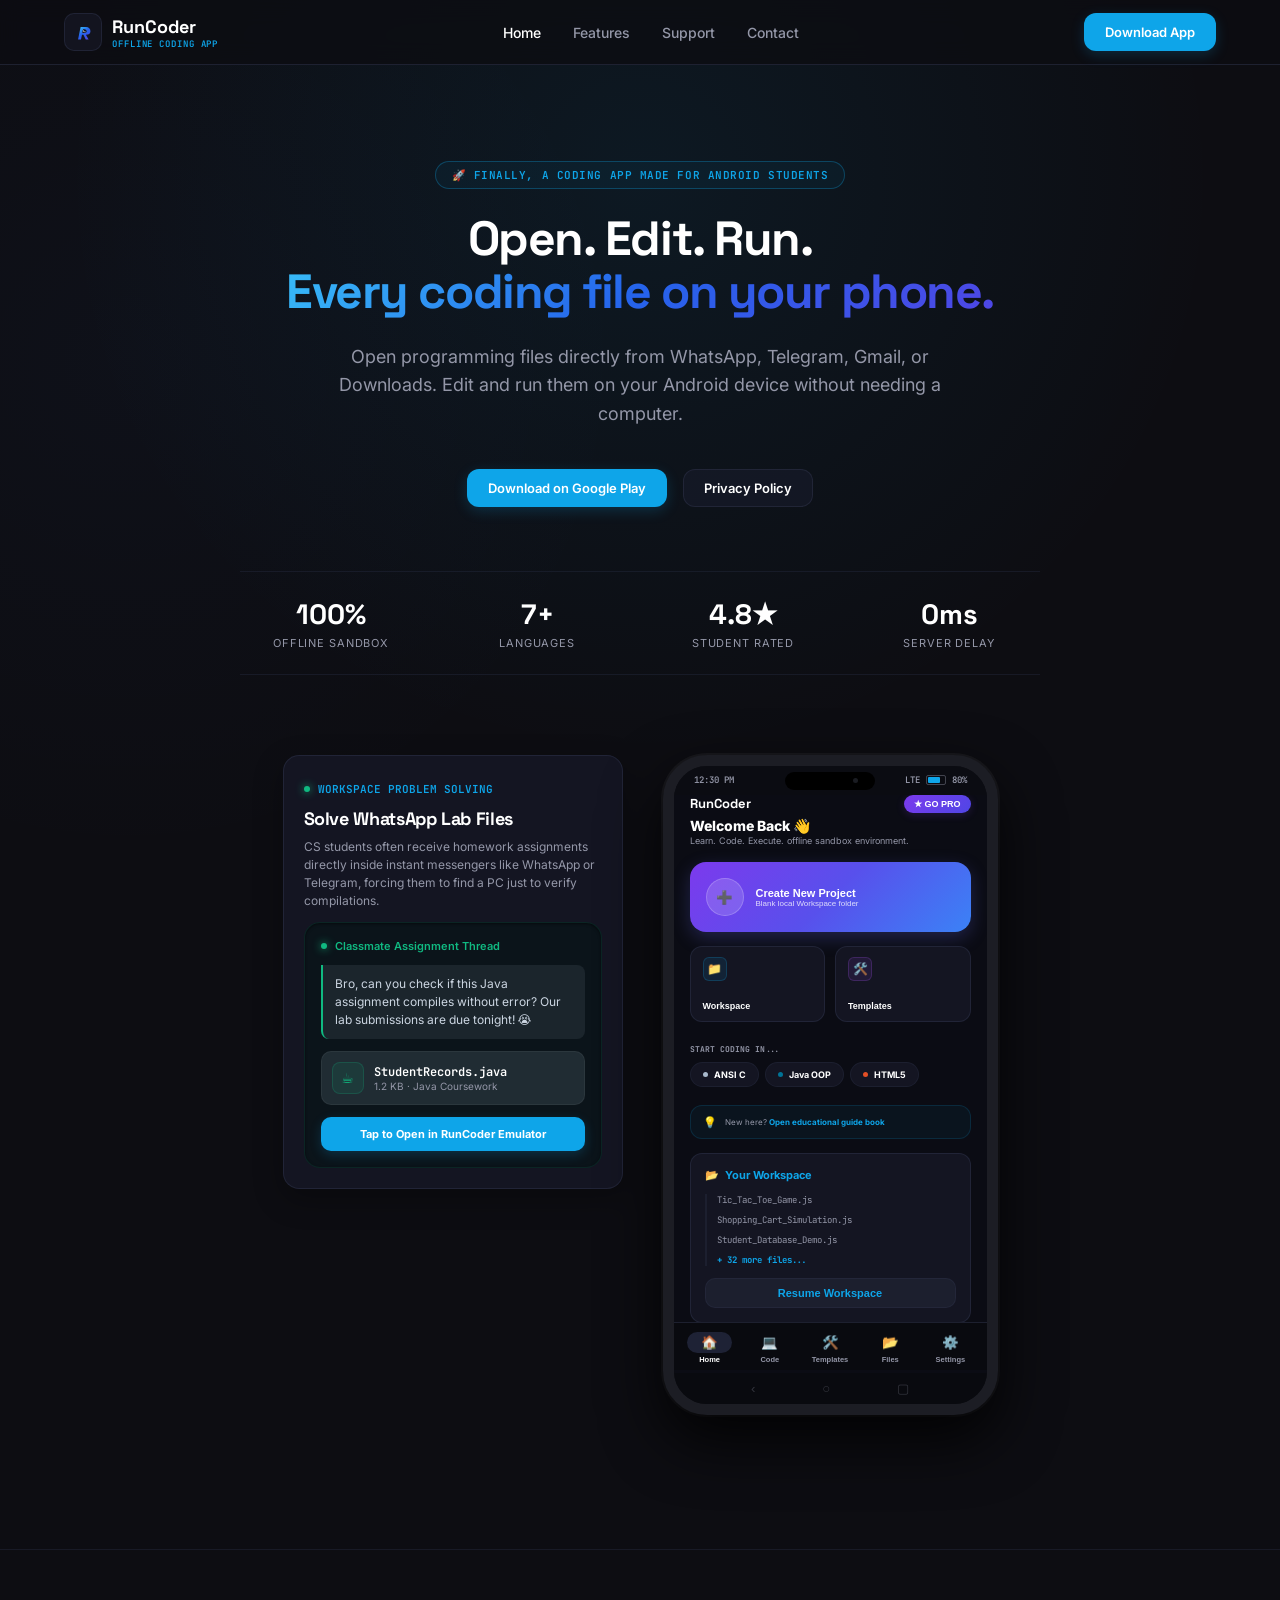
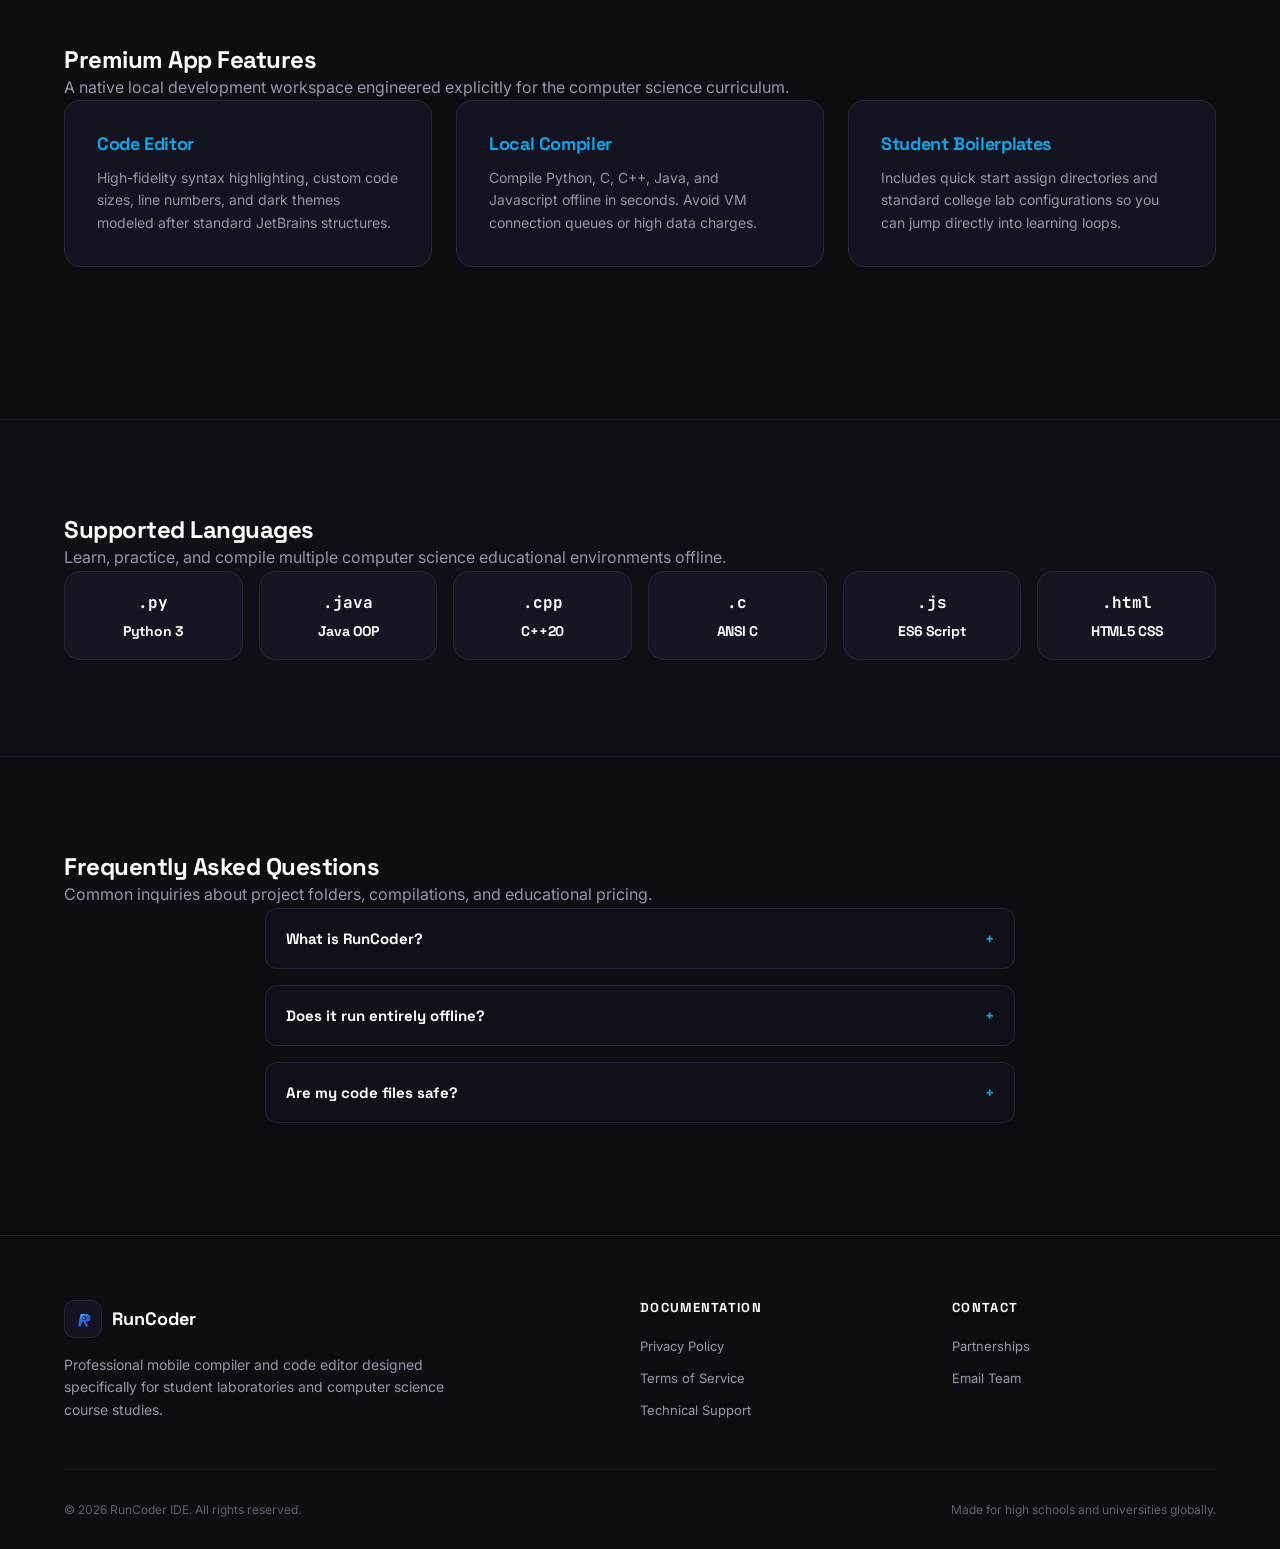
<file: index.html>
<!DOCTYPE html>
<html lang="en">
<head>
  <meta charset="UTF-8">
  <meta name="viewport" content="width=device-width, initial-scale=1.0">
  <title>RunCoder - Professional Mobile IDE & Code Editor for Students</title>
  
  <!-- Primary Meta Tags -->
  <meta name="title" content="RunCoder - Professional Mobile IDE & Code Editor for Students">
  <meta name="description" content="Write, compile, and execute program scripts offline on Android. The ultimate light-weight IDE supporting Python, Java, C, C++, JavaScript, HTML, and CSS for computer science courses.">
  <meta name="keywords" content="RunCoder, Mobile IDE, Android code editor, offline compiler, Python IDE, C C++ compiler, Java mobile workspace, CS student editor">
  
  <!-- Custom stylesheets -->
  <link rel="stylesheet" href="css/style.css">
  <link rel="stylesheet" href="css/responsive.css">
  <link rel="stylesheet" href="css/animations.css">
</head>
<body>

  <!-- Static header -->
  <header class="header">
    <div class="container header-container">
      <div class="logo-wrapper" onclick="window.scrollTo({top:0, behavior:'smooth'})">
        <div class="logo-icon">
          <svg width="24" height="24" viewBox="0 0 512 512" fill="none" xmlns="http://www.w3.org/2000/svg">
            <defs>
              <linearGradient id="rGradientHeader" x1="180" y1="150" x2="380" y2="415" gradientUnits="userSpaceOnUse">
                <stop offset="0%" stop-color="#38BDF8" />
                <stop offset="45%" stop-color="#2563EB" />
                <stop offset="100%" stop-color="#4F46E5" />
              </linearGradient>
            </defs>
            <path d="M 205 150 H 320 C 380 150, 415 190, 415 240 C 415 290, 380 315, 320 315 C 320 315, 345 365, 375 415 H 315 L 265 315 H 235 L 212 415 H 150 Z M 255 195 L 238 275 H 290 C 315 275, 335 260, 335 240 C 335 220, 315 195, 290 195 Z" fill="url(#rGradientHeader)" />
            <path d="M 258 220 L 275 235 L 258 250" stroke="white" stroke-width="12" stroke-linecap="round" stroke-linejoin="round" />
            <path d="M 283 250 H 303" stroke="white" stroke-width="12" stroke-linecap="round" />
          </svg>
        </div>
        <div class="logo-text">
          <span class="logo-title">RunCoder</span>
          <span class="logo-subtitle">Offline Coding App</span>
        </div>
      </div>
      
      <nav class="nav-menu">
        <ul class="nav-list">
          <li><button class="nav-link active" onclick="window.scrollTo({top:0, behavior:'smooth'})">Home</button></li>
          <li><a href="#features" class="nav-link">Features</a></li>
          <li><a href="support.html" class="nav-link">Support</a></li>
          <li><a href="contact.html" class="nav-link">Contact</a></li>
        </ul>
      </nav>

      <div class="header-ctas desktop-only">
        <a href="https://play.google.com" target="_blank" class="cta-button cta-primary">Download App</a>
      </div>

      <!-- Mobile Menu Toggle Button -->
      <button id="static-menu-toggle" class="mobile-menu-toggle" aria-expanded="false" aria-label="Toggle menu">
        <svg id="menu-icon-open" width="24" height="24" fill="none" viewBox="0 0 24 24" stroke="currentColor" stroke-width="2">
          <path stroke-linecap="round" stroke-linejoin="round" d="M4 6h16M4 12h16M4 18h16" />
        </svg>
        <svg id="menu-icon-close" width="24" height="24" fill="none" viewBox="0 0 24 24" stroke="currentColor" stroke-width="2" style="display:none">
          <path stroke-linecap="round" stroke-linejoin="round" d="M6 18L18 6M6 6l12 12" />
        </svg>
      </button>
    </div>

    <!-- Mobile Menu Drawer -->
    <div id="static-mobile-menu" class="mobile-menu">
      <div class="mobile-nav-links">
        <a href="index.html" class="mobile-nav-link">Home</a>
        <a href="index.html#features" class="mobile-nav-link">Features</a>
        <a href="support.html" class="mobile-nav-link">Support</a>
        <a href="contact.html" class="mobile-nav-link">Contact</a>
        <a href="privacy.html" class="mobile-nav-link">Privacy Policy</a>
        <a href="terms.html" class="mobile-nav-link">Terms of Service</a>
      </div>
      <div class="mobile-menu-footer">
        <a href="https://play.google.com" target="_blank" class="cta-button cta-primary" style="width: 100%;">Download App</a>
      </div>
    </div>
  </header>

  <!-- Hero section -->
  <section class="hero-section">
    <div class="container scroll-fade">
      <div class="badge">🚀 Finally, a coding app made for Android students</div>
      <h1 class="hero-heading">Open. Edit. Run. <br><span>Every coding file on your phone.</span></h1>
      <p class="hero-desc">Open programming files directly from WhatsApp, Telegram, Gmail, or Downloads. Edit and run them on your Android device without needing a computer.</p>
      
      <div class="hero-ctas">
        <a href="https://play.google.com" target="_blank" class="cta-button cta-primary">Download on Google Play</a>
        <a href="privacy.html" class="cta-button cta-secondary">Privacy Policy</a>
      </div>

      <!-- Rating metrics row -->
      <div class="stats-row">
        <div class="stat-card">
          <div class="stat-value">100%</div>
          <div class="stat-label">Offline Sandbox</div>
        </div>
        <div class="stat-card">
          <div class="stat-value">7+</div>
          <div class="stat-label">Languages</div>
        </div>
        <div class="stat-card">
          <div class="stat-value">4.8★</div>
          <div class="stat-label">Student Rated</div>
        </div>
        <div class="stat-card">
          <div class="stat-value">0ms</div>
          <div class="stat-label">Server Delay</div>
        </div>
      </div>

      <!-- Side-by-side Case Study Showcase & Android Smartphone Emulator Chassis -->
      <div id="mockup-editor-wrapper">
        
        <!-- Left Column: WhatsApp Homework Showcase -->
        <div class="showcase-left-col">
          <div class="case-study-card">
            <div class="case-study-tag">
              <span class="pulse-dot"></span>
              <span>Workspace Problem Solving</span>
            </div>
            <h3 style="font-size:18px; font-weight:800; color:var(--text-white); margin-bottom:8px">Solve WhatsApp Lab Files</h3>
            <p style="font-size:12px; line-height:1.5; color:var(--text-gray); margin-bottom:12px">
              CS students often receive homework assignments directly inside instant messengers like WhatsApp or Telegram, forcing them to find a PC just to verify compilations.
            </p>
            
            <div class="whatsapp-chat-container">
              <div class="chat-header">
                <span class="pulse-dot"></span>
                <span>Classmate Assignment Thread</span>
              </div>
              <div class="chat-msg">
                Bro, can you check if this Java assignment compiles without error? Our lab submissions are due tonight! 😭
              </div>
              <div class="chat-attachment">
                <div class="attachment-info">
                  <div class="attachment-icon-box">☕</div>
                  <div class="attachment-text">
                    <span class="attachment-filename">StudentRecords.java</span>
                    <span class="attachment-meta">1.2 KB · Java Coursework</span>
                  </div>
                </div>
              </div>
              <button id="whatsapp-trigger-btn" class="whatsapp-sim-btn">
                Tap to Open in RunCoder Emulator
              </button>
            </div>
          </div>
        </div>

        <!-- Right Column: Interactive Smartphone Chassis -->
        <div class="smartphone-bezel">
          
          <!-- Punch-hole Camera Notch -->
          <div class="camera-notch">
            <div class="camera-lens"></div>
          </div>

          <!-- Top Status Bar -->
          <div class="android-status-bar">
            <span>12:30 PM</span>
            <div class="status-bar-right">
              <span>LTE</span>
              <div class="battery-icon-wrapper">
                <div class="battery-charge"></div>
              </div>
              <span>80%</span>
            </div>
          </div>

          <!-- Toast Notifier Alert Bubble -->
          <div id="emulator-toast" class="emulator-toast" style="display: none;">
            <span>👋 Welcome to RunCoder</span>
          </div>

          <!-- Application Screen Wrapper -->
          <div class="app-screen-container">
            
            <!-- Pro Upgrade Popup Sheet -->
            <div id="pro-overlay" class="pro-overlay" style="display: none;">
              <div class="pro-icon-box">★</div>
              <h4 class="pro-title">Activate RunCoder Pro</h4>
              <p class="pro-desc">Unlock unlimited offline compiler binary accesses, offline packages, and smart code auto-completion.</p>
              <button id="pro-buy-btn" class="pro-buy-btn">Unlock Premium - $4.99</button>
              <button id="pro-dismiss-btn" class="pro-dismiss-btn">Keep Free Sandbox</button>
            </div>

            <!-- VIEW A: HOME VIEW -->
            <div id="screen-home" class="app-view">
              <div class="emulator-header-row">
                <span style="font-family:var(--font-display); font-size:13px; font-weight:800; color:var(--text-white)">RunCoder</span>
                <button class="pro-badge-btn pro-overlay-trigger">★ GO PRO</button>
              </div>
              <div class="emulator-body-content">
                <div style="text-align:left">
                  <h5 style="font-size:14px; font-weight:800; color:var(--text-white)">Welcome Back 👋</h5>
                  <p style="font-size:9px; color:var(--text-gray)">Learn. Code. Execute. offline sandbox environment.</p>
                </div>

                <button class="project-card-gradient" id="home-create-project">
                  <div class="project-card-icon-box">➕</div>
                  <div>
                    <span style="font-size:11px; font-weight:800; color:var(--text-white); display:block">Create New Project</span>
                    <span style="font-size:8px; color:rgba(255,255,255,0.8); display:block">Blank local Workspace folder</span>
                  </div>
                </button>

                <div class="category-buttons-grid">
                  <button class="category-btn" id="home-nav-files">
                    <div class="category-icon-wrapper cat-blue">📁</div>
                    <span style="font-size:9px; font-weight:700; color:var(--text-white)">Workspace</span>
                  </button>
                  <button class="category-btn" id="home-nav-templates">
                    <div class="category-icon-wrapper cat-purple">🛠️</div>
                    <span style="font-size:9px; font-weight:700; color:var(--text-white)">Templates</span>
                  </button>
                </div>

                <div style="text-align:left">
                  <span style="font-size:8px; font-family:var(--font-mono); font-weight:700; color:var(--text-gray); text-transform:uppercase">Start Coding In...</span>
                  <div class="start-coding-row" style="margin-top:6px">
                    <div class="lang-shortcut-chip select-lang-shortcut" data-file="Swap_Using_Pointers.c">
                      <span class="shortcut-dot" style="background-color:#A8B9CC"></span>
                      <span>ANSI C</span>
                    </div>
                    <div class="lang-shortcut-chip select-lang-shortcut" data-file="StudentRecords.java">
                      <span class="shortcut-dot" style="background-color:#007396"></span>
                      <span>Java OOP</span>
                    </div>
                    <div class="lang-shortcut-chip select-lang-shortcut" data-file="Complete_Portfolio_Website.html">
                      <span class="shortcut-dot" style="background-color:#E34F26"></span>
                      <span>HTML5</span>
                    </div>
                  </div>
                </div>

                <div class="info-banner-mini">
                  <span style="font-size:11px">💡</span>
                  <span style="font-size:8px; color:var(--text-gray); text-align:left; line-height:1.3">
                    New here? <span style="color:var(--accent-color); font-weight:700; cursor:pointer" id="home-guide-trigger">Open educational guide book</span>
                  </span>
                </div>

                <div class="workspace-list-card">
                  <div class="workspace-active-badge">
                    <span>📂</span>
                    <span>Your Workspace</span>
                  </div>
                  <ul class="workspace-files-list">
                    <li class="open-file-click" data-file="Tic_Tac_Toe_Game.js">Tic_Tac_Toe_Game.js</li>
                    <li class="open-file-click" data-file="Shopping_Cart_Simulation.js">Shopping_Cart_Simulation.js</li>
                    <li class="open-file-click" data-file="Student_Database_Demo.js">Student_Database_Demo.js</li>
                    <li style="color:var(--accent-color); font-weight:700" id="home-more-files-trigger">+ 32 more files...</li>
                  </ul>
                  <button class="workspace-resume-btn" id="home-resume-workspace">Resume Workspace</button>
                </div>
              </div>
            </div>

            <!-- VIEW B: CODE VIEW -->
            <div id="screen-code" class="app-view" style="display: none;">
              <div class="emulator-header-row">
                <span style="font-family:var(--font-display); font-size:13px; font-weight:800; color:var(--text-white)">Code Files</span>
                <button class="pro-badge-btn pro-overlay-trigger">★ PRO</button>
              </div>
              <div class="emulator-body-content" style="gap:10px">
                <div class="continue-coding-card">
                  <div class="continue-coding-left">
                    <div class="continue-icon-wrapper">💻</div>
                    <div style="text-align:left">
                      <span style="font-size:7px; color:var(--text-gray); display:block; text-transform:uppercase">Continue Coding</span>
                      <span id="code-recent-filename" class="continue-coding-filename">Swap_Using_Pointers.c</span>
                    </div>
                  </div>
                  <button id="code-open-workspace" class="small-action-btn">Open</button>
                </div>

                <div style="display:grid; grid-template-columns:1fr 1fr; gap:8px">
                  <button class="small-action-btn" id="code-new-file" style="padding:8px">➕ New File</button>
                  <button class="small-action-btn" id="code-open-file" style="padding:8px">📁 Open File</button>
                </div>

                <div style="text-align:left">
                  <span style="font-size:8px; font-family:var(--font-mono); font-weight:700; color:var(--text-gray); text-transform:uppercase">Quick Boilerplates</span>
                  <div class="start-coding-row" style="margin-top:6px">
                    <div class="lang-shortcut-chip select-lang-shortcut" data-file="Swap_Using_Pointers.c">C</div>
                    <div class="lang-shortcut-chip select-lang-shortcut" data-file="StudentRecords.java">Java</div>
                    <div class="lang-shortcut-chip select-lang-shortcut" data-file="Complete_Portfolio_Website.html">HTML</div>
                  </div>
                </div>

                <div style="display:flex; align-items:center; justify-content:between; margin-top:4px">
                  <span style="font-size:9px; font-weight:800; color:var(--text-white)">Open Files (35)</span>
                  <button style="font-size:8px; color:var(--accent-color); background:transparent; border:none; cursor:pointer" id="code-close-inactive">Close Inactive</button>
                </div>

                <!-- Dynamic Workspace file rows -->
                <div id="code-file-list-container" style="display:flex; flex-direction:column; gap:6px">
                  <!-- Generated via JS -->
                </div>
              </div>
            </div>

            <!-- VIEW C: TEMPLATES VIEW -->
            <div id="screen-templates" class="app-view" style="display: none;">
              <div class="emulator-header-row">
                <span style="font-family:var(--font-display); font-size:13px; font-weight:800; color:var(--text-white)">Templates</span>
                <button class="pro-badge-btn pro-overlay-trigger">★ GET PRO</button>
              </div>
              <div class="emulator-body-content" style="gap:10px">
                <div class="templates-search-box">
                  <span class="search-icon-pos">🔍</span>
                  <input type="text" id="templates-search-input" class="templates-search-input" placeholder="Search lab templates...">
                </div>

                <div class="template-filters-row" id="templates-lang-filters">
                  <!-- Dynamic lang filters pills -->
                </div>

                <div class="template-filters-row" id="templates-diff-filters">
                  <!-- Dynamic diff filters pills -->
                </div>

                <!-- Template List Container -->
                <div id="templates-cards-container" style="display:flex; flex-direction:column; gap:10px">
                  <!-- Generated dynamically via JS -->
                </div>
              </div>
            </div>

            <!-- VIEW D: FILES VIEW -->
            <div id="screen-files" class="app-view" style="display: none;">
              <div class="emulator-header-row">
                <span style="font-family:var(--font-display); font-size:13px; font-weight:800; color:var(--text-white)">All Files</span>
                <span style="font-family:var(--font-mono); font-size:9px; color:var(--accent-color); font-weight:700">35 items</span>
              </div>
              <div class="emulator-body-content" style="gap:12px">
                <div class="files-root-path">
                  Workspace root: <span style="color:var(--accent-color)">/storage/emulated/0/RunCoder/</span>
                </div>

                <!-- Dynamic Workspace grid list -->
                <div id="files-list-container" style="display:flex; flex-direction:column; gap:6px">
                  <!-- Generated via JS -->
                </div>
              </div>
            </div>

            <!-- VIEW E: SETTINGS VIEW -->
            <div id="screen-settings" class="app-view" style="display: none;">
              <div class="emulator-header-row">
                <span style="font-family:var(--font-display); font-size:13px; font-weight:800; color:var(--text-white)">Settings</span>
                <span style="font-family:var(--font-mono); font-size:8px; color:var(--text-gray)">v1.2.4</span>
              </div>
              <div class="emulator-body-content" style="gap:12px">
                <div class="settings-premium-card">
                  <span style="font-size:11px; font-weight:800; color:#A855F7">Go Pro Membership</span>
                  <p style="font-size:8.5px; color:var(--text-gray); line-height:1.4">Get lifetime local compiler binary access, zero telemetry diagnostic aids.</p>
                  <button class="small-action-btn pro-overlay-trigger" style="background:linear-gradient(135deg, #7C3AED 0%, #4F46E5 100%); border:none; color:white; font-size:8.5px">Unlock Pro Now</button>
                </div>

                <div class="settings-sec-title">Local Compilers</div>
                <div class="settings-list-card">
                  <div class="settings-row-item">
                    <span class="settings-item-label">Python 3 Sandbox</span>
                    <span class="settings-item-value-green">✔ Downloaded</span>
                  </div>
                  <div class="settings-row-item">
                    <span class="settings-item-label">ANSI C GCC Linker</span>
                    <span class="settings-item-value-green">✔ Downloaded</span>
                  </div>
                  <div class="settings-row-item">
                    <span class="settings-item-label">OpenJDK 17 JRE</span>
                    <span class="settings-item-value-blue">142 MB on disk</span>
                  </div>
                </div>

                <div class="settings-sec-title">Preferences</div>
                <div class="settings-list-card">
                  <div class="settings-row-item" id="settings-theme-select">
                    <span class="settings-item-label">Theme Select</span>
                    <span class="settings-item-value-grey" id="settings-active-theme">Slate Dark (Native)</span>
                  </div>
                  <div class="settings-row-item">
                    <span class="settings-item-label">Auto Save On Play</span>
                    <span class="settings-item-value-green">Enabled</span>
                  </div>
                </div>

                <div style="text-align:center; padding-top:10px; border-top:1px solid rgba(42, 47, 69, 0.2)">
                  <p style="font-size:8px; color:var(--text-muted)">Designed by <span style="color:white; font-weight:700">Harshal Shinde</span></p>
                  <p style="font-size:7.5px; color:var(--text-muted); margin-top:2px">RunCoder offline educational tools initiative</p>
                </div>
              </div>
            </div>

            <!-- VIEW F: EDITOR VIEW -->
            <div id="screen-editor" class="app-view" style="display: none;">
              
              <!-- Editor Header / Tab Strip -->
              <div class="editor-title-bar">
                <div class="editor-title-left">
                  <button class="editor-back-btn" id="editor-back-button" title="Back to Workspace">&larr;</button>
                  <div class="editor-tabs-strip" id="editor-tab-headers">
                    <!-- Dynamic tabs generated via JS -->
                  </div>
                  <button class="editor-add-tab-btn" id="editor-add-tab" title="Create New Tab">+</button>
                </div>
                
                <div class="editor-header-right-tools">
                  <button class="preview-pill-btn" id="editor-preview-webview">
                    <span>🌐</span>
                    <span>Preview</span>
                  </button>
                  <button class="editor-back-btn" id="editor-dots-diagnostic" title="More Options" style="padding:4px">&#8942;</button>
                </div>
              </div>

              <!-- Main Code Workspace Gutter & Editor -->
              <div class="editor-workspace-container">
                <div class="editor-workspace-text-panel">
                  <div class="line-gutter-numbers">
                    <span>1</span><span>2</span><span>3</span><span>4</span><span>5</span>
                    <span>6</span><span>7</span><span>8</span><span>9</span><span>10</span>
                    <span>11</span><span>12</span><span>13</span><span>14</span><span>15</span>
                    <span>16</span><span>17</span><span>18</span>
                  </div>
                  <textarea id="editor-textarea" class="editor-textarea-field" spellcheck="false" wrap="off"></textarea>
                </div>

                <!-- Symbol Keyboard Belt -->
                <div class="keyboard-keys-belt" id="editor-keyboard-belt">
                  <button class="belt-key-btn" data-char="  ">TAB</button>
                  <button class="belt-key-btn" data-char="{">{</button>
                  <button class="belt-key-btn" data-char="}">}</button>
                  <button class="belt-key-btn" data-char="(">(</button>
                  <button class="belt-key-btn" data-char=")">)</button>
                  <button class="belt-key-btn" data-char=";">;</button>
                  <button class="belt-key-btn" data-char="[">[</button>
                  <button class="belt-key-btn" data-char="]">]</button>
                  <button class="belt-key-btn" data-char="+">+</button>
                  <button class="belt-key-btn" data-char="=">=</button>
                </div>

                <!-- Floating Play Compiler FAB -->
                <button class="editor-floating-play-fab" id="editor-play-fab" title="Run code offline">
                  <span>▶</span>
                </button>

                <!-- SLIDABLE OFFLINE TERMINAL DRAWER -->
                <div class="terminal-drawer-sheet terminal-sheet-collapsed" id="terminal-sheet">
                  
                  <!-- Clickable terminal header -->
                  <button class="terminal-header-clickable" id="terminal-header-toggle">
                    <div class="terminal-header-title">
                      <span>📟</span>
                      <span>Offline Terminal</span>
                    </div>
                    <div class="terminal-header-right">
                      <span>Local Compiler</span>
                      <span id="terminal-chevron-icon">▲</span>
                    </div>
                  </button>

                  <!-- Dynamic Terminal stdout content -->
                  <div class="terminal-output-log-pane" id="terminal-log-pane">
                    <!-- Dynamic logs outputted here -->
                  </div>

                  <!-- Exit Metadata bar -->
                  <div class="terminal-footer-meta">
                    <span>Exit code: 0</span>
                    <span>100% Native binary sandbox</span>
                  </div>
                </div>

              </div>

              <!-- Editor bottom status bar -->
              <div class="editor-status-bar-indicator">
                <span id="editor-mode-label" style="color:var(--accent-color); font-weight:700">PYTHON MODE</span>
                <span>UTF-8 | Ln 1, Col 1</span>
              </div>

            </div>

          </div>

          <!-- Smartphone System Navigation Bottom Tabs -->
          <div class="smartphone-bottom-nav-bar">
            <button class="nav-tab-button active-nav-tab" data-target="home">
              <div class="nav-tab-button-icon-pill">🏠</div>
              <span class="nav-tab-button-label">Home</span>
            </button>
            <button class="nav-tab-button" data-target="code">
              <div class="nav-tab-button-icon-pill">💻</div>
              <span class="nav-tab-button-label">Code</span>
            </button>
            <button class="nav-tab-button" data-target="templates">
              <div class="nav-tab-button-icon-pill">🛠️</div>
              <span class="nav-tab-button-label">Templates</span>
            </button>
            <button class="nav-tab-button" data-target="files">
              <div class="nav-tab-button-icon-pill">📂</div>
              <span class="nav-tab-button-label">Files</span>
            </button>
            <button class="nav-tab-button" data-target="settings">
              <div class="nav-tab-button-icon-pill">⚙️</div>
              <span class="nav-tab-button-label">Settings</span>
            </button>
          </div>

          <!-- Android Bottom Soft System Keys Navigation -->
          <div class="android-soft-system-keys">
            <button class="soft-system-key-btn" id="softkey-back" title="Back">&lsaquo;</button>
            <button class="soft-system-key-btn" id="softkey-home" title="Home">&#9675;</button>
            <button class="soft-system-key-btn" id="softkey-recents" title="Recents">&#9634;</button>
          </div>

        </div>
      </div>

    </div>
  </section>

  <!-- Features grid section -->
  <section id="features" style="padding:96px 0;border-top:1px solid rgba(42, 47, 69, 0.4)">
    <div class="container scroll-fade">
      <div class="section-title">
        <h2>Premium App Features</h2>
        <p>A native local development workspace engineered explicitly for the computer science curriculum.</p>
      </div>
      
      <div class="grid-3" style="grid-template-columns: repeat(auto-fit, minmax(280px, 1fr))">
        <div class="card">
          <h3 style="font-size:18px;margin-bottom:12px;color:var(--accent-color)">Code Editor</h3>
          <p style="font-size:14px">High-fidelity syntax highlighting, custom code sizes, line numbers, and dark themes modeled after standard JetBrains structures.</p>
        </div>
        <div class="card">
          <h3 style="font-size:18px;margin-bottom:12px;color:var(--accent-color)">Local Compiler</h3>
          <p style="font-size:14px">Compile Python, C, C++, Java, and Javascript offline in seconds. Avoid VM connection queues or high data charges.</p>
        </div>
        <div class="card">
          <h3 style="font-size:18px;margin-bottom:12px;color:var(--accent-color)">Student Boilerplates</h3>
          <p style="font-size:14px">Includes quick start assign directories and standard college lab configurations so you can jump directly into learning loops.</p>
        </div>
      </div>
    </div>
  </section>

  <!-- Supported Languages -->
  <section style="padding:96px 0;background-color:rgba(30, 34, 53, 0.1);border-top:1px solid rgba(42, 47, 69, 0.4)">
    <div class="container scroll-fade">
      <div class="section-title">
        <h2>Supported Languages</h2>
        <p>Learn, practice, and compile multiple computer science educational environments offline.</p>
      </div>

      <div style="display:flex;flex-wrap:wrap;justify-content:center;gap:16px">
        <div class="card" style="padding:20px;text-align:center;min-width:130px;flex:1">
          <span style="font-family:var(--font-mono);font-weight:700">.py</span>
          <h4 style="margin-top:10px;font-size:14px">Python 3</h4>
        </div>
        <div class="card" style="padding:20px;text-align:center;min-width:130px;flex:1">
          <span style="font-family:var(--font-mono);font-weight:700">.java</span>
          <h4 style="margin-top:10px;font-size:14px">Java OOP</h4>
        </div>
        <div class="card" style="padding:20px;text-align:center;min-width:130px;flex:1">
          <span style="font-family:var(--font-mono);font-weight:700">.cpp</span>
          <h4 style="margin-top:10px;font-size:14px">C++20</h4>
        </div>
        <div class="card" style="padding:20px;text-align:center;min-width:130px;flex:1">
          <span style="font-family:var(--font-mono);font-weight:700">.c</span>
          <h4 style="margin-top:10px;font-size:14px">ANSI C</h4>
        </div>
        <div class="card" style="padding:20px;text-align:center;min-width:130px;flex:1">
          <span style="font-family:var(--font-mono);font-weight:700">.js</span>
          <h4 style="margin-top:10px;font-size:14px">ES6 Script</h4>
        </div>
        <div class="card" style="padding:20px;text-align:center;min-width:130px;flex:1">
          <span style="font-family:var(--font-mono);font-weight:700">.html</span>
          <h4 style="margin-top:10px;font-size:14px">HTML5 CSS</h4>
        </div>
      </div>
    </div>
  </section>

  <!-- FAQ Accordion section -->
  <section style="padding:96px 0;border-top:1px solid rgba(42, 47, 69, 0.4)">
    <div class="container scroll-fade">
      <div class="section-title">
        <h2>Frequently Asked Questions</h2>
        <p>Common inquiries about project folders, compilations, and educational pricing.</p>
      </div>

      <div class="faq-wrapper">
        <div class="faq-item">
          <button class="faq-trigger" onclick="this.nextElementSibling.style.display = this.nextElementSibling.style.display === 'block' ? 'none' : 'block'">
            <span>What is RunCoder?</span>
            <span style="color:var(--accent-color)">+</span>
          </button>
          <div class="faq-content">RunCoder is a standard educational mobile IDE built explicitly for Android devices to let high school and university students compile, execute, and save code offline.</div>
        </div>
        <div class="faq-item">
          <button class="faq-trigger" onclick="this.nextElementSibling.style.display = this.nextElementSibling.style.display === 'block' ? 'none' : 'block'">
            <span>Does it run entirely offline?</span>
            <span style="color:var(--accent-color)">+</span>
          </button>
          <div class="faq-content">Yes, all compiler runtimes are compiled into the local Android application package, making compilation totally secure and functional without internet data packages.</div>
        </div>
        <div class="faq-item">
          <button class="faq-trigger" onclick="this.nextElementSibling.style.display = this.nextElementSibling.style.display === 'block' ? 'none' : 'block'">
            <span>Are my code files safe?</span>
            <span style="color:var(--accent-color)">+</span>
          </button>
          <div class="faq-content">Completely. RunCoder uses Google's standard Storage Access Framework. Your projects are stored locally on your own storage, and we never access, upload, or sell your files.</div>
        </div>
      </div>
    </div>
  </section>

  <!-- Footer -->
  <footer class="footer">
    <div class="container">
      <div class="footer-grid">
        <div class="footer-about">
          <div class="logo-wrapper" onclick="window.scrollTo({top:0, behavior:'smooth'})">
            <div class="logo-icon">
              <svg width="24" height="24" viewBox="0 0 512 512" fill="none" xmlns="http://www.w3.org/2000/svg">
                <defs>
                  <linearGradient id="rGradientFooter" x1="180" y1="150" x2="380" y2="415" gradientUnits="userSpaceOnUse">
                    <stop offset="0%" stop-color="#38BDF8" />
                    <stop offset="45%" stop-color="#2563EB" />
                    <stop offset="100%" stop-color="#4F46E5" />
                  </linearGradient>
                </defs>
                <path d="M 205 150 H 320 C 380 150, 415 190, 415 240 C 415 290, 380 315, 320 315 C 320 315, 345 365, 375 415 H 315 L 265 315 H 235 L 212 415 H 150 Z M 255 195 L 238 275 H 290 C 315 275, 335 260, 335 240 C 335 220, 315 195, 290 195 Z" fill="url(#rGradientFooter)" />
                <path d="M 258 220 L 275 235 L 258 250" stroke="white" stroke-width="12" stroke-linecap="round" stroke-linejoin="round" />
                <path d="M 283 250 H 303" stroke="white" stroke-width="12" stroke-linecap="round" />
              </svg>
            </div>
            <span class="logo-title" style="font-size:18px">RunCoder</span>
          </div>
          <p class="footer-desc">Professional mobile compiler and code editor designed specifically for student laboratories and computer science course studies.</p>
        </div>
        
        <div>
          <h4 class="footer-col-title">Documentation</h4>
          <ul class="footer-links">
            <li><a href="privacy.html" class="footer-link">Privacy Policy</a></li>
            <li><a href="terms.html" class="footer-link">Terms of Service</a></li>
            <li><a href="support.html" class="footer-link">Technical Support</a></li>
          </ul>
        </div>

        <div>
          <h4 class="footer-col-title">Contact</h4>
          <ul class="footer-links">
            <li><a href="contact.html" class="footer-link">Partnerships</a></li>
            <li><a href="mailto:inventinginsaan@gmail.com" class="footer-link">Email Team</a></li>
          </ul>
        </div>
      </div>

      <div class="footer-bottom">
        <span>&copy; 2026 RunCoder IDE. All rights reserved.</span>
        <span>Made for high schools and universities globally.</span>
      </div>
    </div>
  </footer>

  <!-- Scripts integration -->
  <script src="js/app.js"></script>
  <script src="js/animations.js"></script>
  <script src="js/navigation.js"></script>
</body>
</html>
</file>
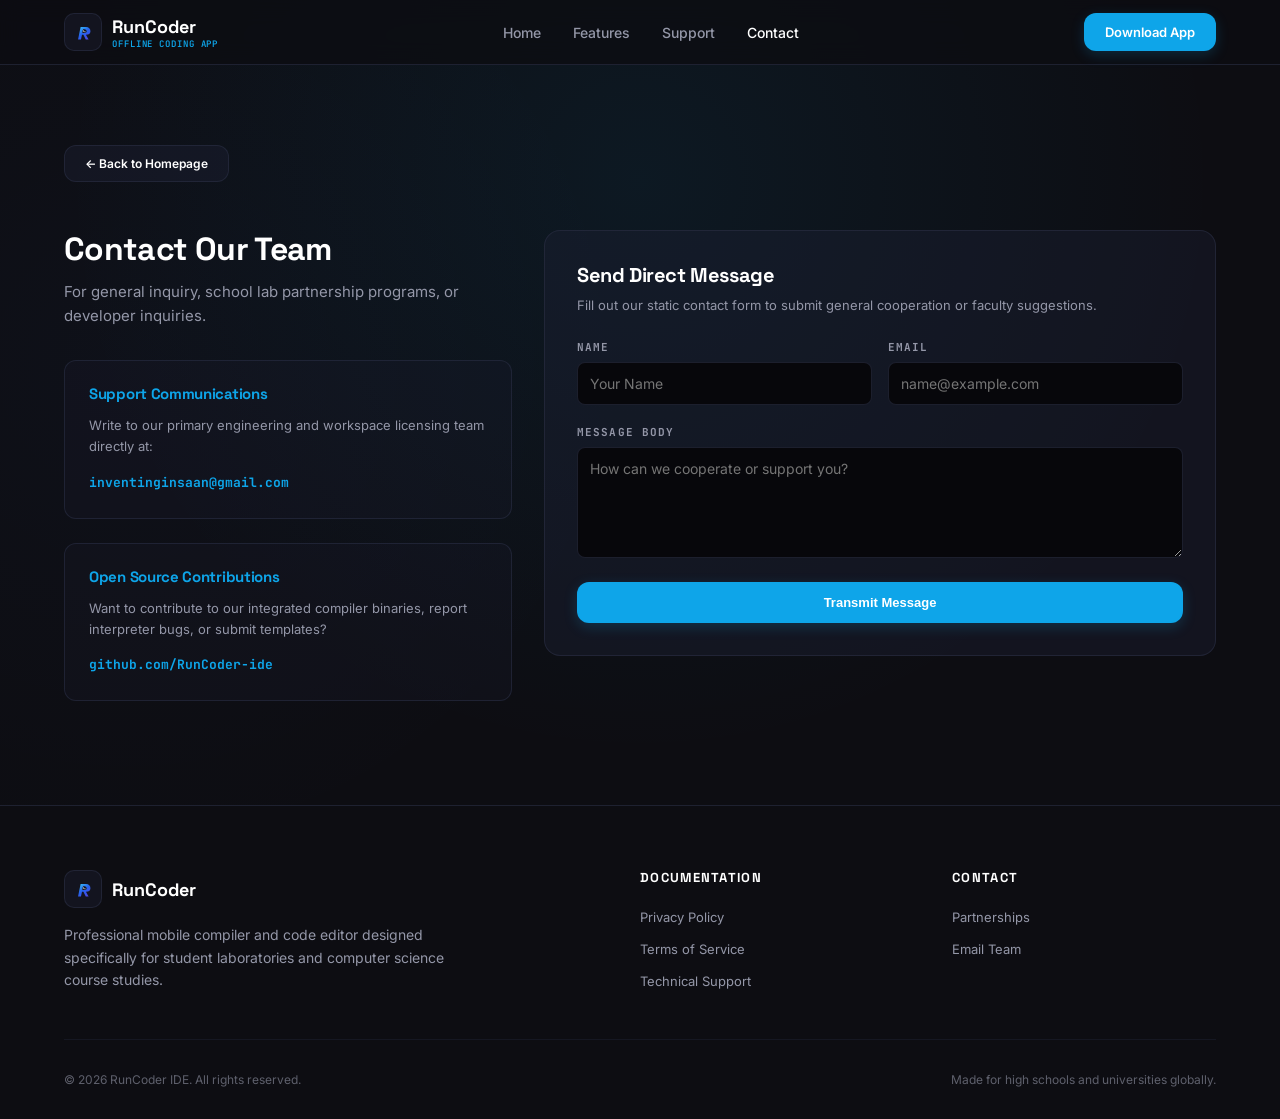
<file: contact.html>
<!DOCTYPE html>
<html lang="en">
<head>
  <meta charset="UTF-8">
  <meta name="viewport" content="width=device-width, initial-scale=1.0">
  <title>Contact Us - RunCoder IDE</title>
  
  <!-- Custom stylesheets -->
  <link rel="stylesheet" href="css/style.css">
  <link rel="stylesheet" href="css/responsive.css">
  <link rel="stylesheet" href="css/animations.css">
</head>
<body>

  <!-- Static header -->
  <header class="header">
    <div class="container header-container">
      <div class="logo-wrapper" onclick="window.location.href='index.html'">
        <div class="logo-icon">
          <svg width="24" height="24" viewBox="0 0 512 512" fill="none" xmlns="http://www.w3.org/2000/svg">
            <defs>
              <linearGradient id="rGradientHeader" x1="180" y1="150" x2="380" y2="415" gradientUnits="userSpaceOnUse">
                <stop offset="0%" stop-color="#38BDF8" />
                <stop offset="45%" stop-color="#2563EB" />
                <stop offset="100%" stop-color="#4F46E5" />
              </linearGradient>
            </defs>
            <path d="M 205 150 H 320 C 380 150, 415 190, 415 240 C 415 290, 380 315, 320 315 C 320 315, 345 365, 375 415 H 315 L 265 315 H 235 L 212 415 H 150 Z M 255 195 L 238 275 H 290 C 315 275, 335 260, 335 240 C 335 220, 315 195, 290 195 Z" fill="url(#rGradientHeader)" />
            <path d="M 258 220 L 275 235 L 258 250" stroke="white" stroke-width="12" stroke-linecap="round" stroke-linejoin="round" />
            <path d="M 283 250 H 303" stroke="white" stroke-width="12" stroke-linecap="round" />
          </svg>
        </div>
        <div class="logo-text">
          <span class="logo-title">RunCoder</span>
          <span class="logo-subtitle">Offline Coding App</span>
        </div>
      </div>
      
      <nav class="nav-menu">
        <ul class="nav-list">
          <li><a href="index.html" class="nav-link">Home</a></li>
          <li><a href="index.html#features" class="nav-link">Features</a></li>
          <li><a href="support.html" class="nav-link">Support</a></li>
          <li><a href="contact.html" class="nav-link active">Contact</a></li>
        </ul>
      </nav>

      <div class="header-ctas desktop-only">
        <a href="https://play.google.com" target="_blank" class="cta-button cta-primary">Download App</a>
      </div>

      <!-- Mobile Menu Toggle Button -->
      <button id="static-menu-toggle" class="mobile-menu-toggle" aria-expanded="false" aria-label="Toggle menu">
        <svg id="menu-icon-open" width="24" height="24" fill="none" viewBox="0 0 24 24" stroke="currentColor" stroke-width="2">
          <path stroke-linecap="round" stroke-linejoin="round" d="M4 6h16M4 12h16M4 18h16" />
        </svg>
        <svg id="menu-icon-close" width="24" height="24" fill="none" viewBox="0 0 24 24" stroke="currentColor" stroke-width="2" style="display:none">
          <path stroke-linecap="round" stroke-linejoin="round" d="M6 18L18 6M6 6l12 12" />
        </svg>
      </button>
    </div>

    <!-- Mobile Menu Drawer -->
    <div id="static-mobile-menu" class="mobile-menu">
      <div class="mobile-nav-links">
        <a href="index.html" class="mobile-nav-link">Home</a>
        <a href="index.html#features" class="mobile-nav-link">Features</a>
        <a href="support.html" class="mobile-nav-link">Support</a>
        <a href="contact.html" class="mobile-nav-link">Contact</a>
        <a href="privacy.html" class="mobile-nav-link">Privacy Policy</a>
        <a href="terms.html" class="mobile-nav-link">Terms of Service</a>
      </div>
      <div class="mobile-menu-footer">
        <a href="https://play.google.com" target="_blank" class="cta-button cta-primary" style="width: 100%;">Download App</a>
      </div>
    </div>
  </header>

  <!-- Contact Section -->
  <main class="support-section scroll-fade">
    <div class="container">
      <a href="index.html" class="cta-button cta-secondary" style="margin-bottom:48px; font-size:12px">&larr; Back to Homepage</a>
      
      <div class="grid-2">
        
        <!-- Left Side Cards -->
        <div>
          <h1 style="font-size:32px; margin-bottom:12px">Contact Our Team</h1>
          <p style="margin-bottom:32px; font-size:15px">For general inquiry, school lab partnership programs, or developer inquiries.</p>
          
          <div class="support-card" style="margin-bottom:24px">
            <h3 style="font-size:15px; margin-bottom:12px; color:var(--accent-color)">Support Communications</h3>
            <p style="font-size:13px; line-height:1.6; margin-bottom:16px; color:var(--text-gray)">Write to our primary engineering and workspace licensing team directly at:</p>
            <p style="font-family:var(--font-mono); font-weight:700; color:var(--accent-color); font-size:13px">inventinginsaan@gmail.com</p>
          </div>

          <div class="support-card">
            <h3 style="font-size:15px; margin-bottom:12px; color:var(--accent-color)">Open Source Contributions</h3>
            <p style="font-size:13px; line-height:1.6; margin-bottom:16px; color:var(--text-gray)">Want to contribute to our integrated compiler binaries, report interpreter bugs, or submit templates?</p>
            <p style="font-family:var(--font-mono); font-weight:700; color:var(--accent-color); font-size:13px">github.com/RunCoder-ide</p>
          </div>
        </div>

        <!-- Right Side Form -->
        <div class="card" style="padding:32px">
          <h2 style="font-size:20px; margin-bottom:8px">Send Direct Message</h2>
          <p style="font-size:13px; margin-bottom:24px; color:var(--text-gray)">Fill out our static contact form to submit general cooperation or faculty suggestions.</p>
          
          <form id="static-contact-form" onsubmit="event.preventDefault(); document.getElementById('contact-success').style.display='block'; this.style.display='none';">
            <div class="form-group" style="display:grid; grid-template-columns:1fr 1fr; gap:16px">
              <div>
                <label>Name</label>
                <input type="text" required class="form-control" placeholder="Your Name">
              </div>
              <div>
                <label>Email</label>
                <input type="email" required class="form-control" placeholder="name@example.com">
              </div>
            </div>

            <div class="form-group">
              <label>Message Body</label>
              <textarea required class="form-control" rows="5" placeholder="How can we cooperate or support you?"></textarea>
            </div>

            <button type="submit" class="cta-button cta-primary" style="width:100%; justify-content:center; padding:12px">Transmit Message</button>
          </form>

          <div id="contact-success" style="display:none; text-align:center; padding:40px 0" class="fade-in">
            <span style="font-size:48px">🚀</span>
            <h3 style="margin-top:16px; font-size:18px">Message Dispatched!</h3>
            <p style="font-size:13px; margin-top:8px; color:var(--text-gray)">Your communication was transmitted successfully. Our student partnership desk will review and contact you.</p>
          </div>
        </div>
      </div>
    </div>
  </main>

  <!-- Footer -->
  <footer class="footer">
    <div class="container">
      <div class="footer-grid">
        <div class="footer-about">
          <div class="logo-wrapper" onclick="window.location.href='index.html'">
            <div class="logo-icon">
              <svg width="24" height="24" viewBox="0 0 512 512" fill="none" xmlns="http://www.w3.org/2000/svg">
                <defs>
                  <linearGradient id="rGradientFooter" x1="180" y1="150" x2="380" y2="415" gradientUnits="userSpaceOnUse">
                    <stop offset="0%" stop-color="#38BDF8" />
                    <stop offset="45%" stop-color="#2563EB" />
                    <stop offset="100%" stop-color="#4F46E5" />
                  </linearGradient>
                </defs>
                <path d="M 205 150 H 320 C 380 150, 415 190, 415 240 C 415 290, 380 315, 320 315 C 320 315, 345 365, 375 415 H 315 L 265 315 H 235 L 212 415 H 150 Z M 255 195 L 238 275 H 290 C 315 275, 335 260, 335 240 C 335 220, 315 195, 290 195 Z" fill="url(#rGradientFooter)" />
                <path d="M 258 220 L 275 235 L 258 250" stroke="white" stroke-width="12" stroke-linecap="round" stroke-linejoin="round" />
                <path d="M 283 250 H 303" stroke="white" stroke-width="12" stroke-linecap="round" />
              </svg>
            </div>
            <span class="logo-title" style="font-size:18px">RunCoder</span>
          </div>
          <p class="footer-desc">Professional mobile compiler and code editor designed specifically for student laboratories and computer science course studies.</p>
        </div>
        
        <div>
          <h4 class="footer-col-title">Documentation</h4>
          <ul class="footer-links">
            <li><a href="privacy.html" class="footer-link">Privacy Policy</a></li>
            <li><a href="terms.html" class="footer-link">Terms of Service</a></li>
            <li><a href="support.html" class="footer-link">Technical Support</a></li>
          </ul>
        </div>

        <div>
          <h4 class="footer-col-title">Contact</h4>
          <ul class="footer-links">
            <li><a href="contact.html" class="footer-link">Partnerships</a></li>
            <li><a href="mailto:inventinginsaan@gmail.com" class="footer-link">Email Team</a></li>
          </ul>
        </div>
      </div>

      <div class="footer-bottom">
        <span>&copy; 2026 RunCoder IDE. All rights reserved.</span>
        <span>Made for high schools and universities globally.</span>
      </div>
    </div>
  </footer>

  <!-- Scripts integration -->
  <script src="js/animations.js"></script>
  <script src="js/navigation.js"></script>
</body>
</html>
</file>
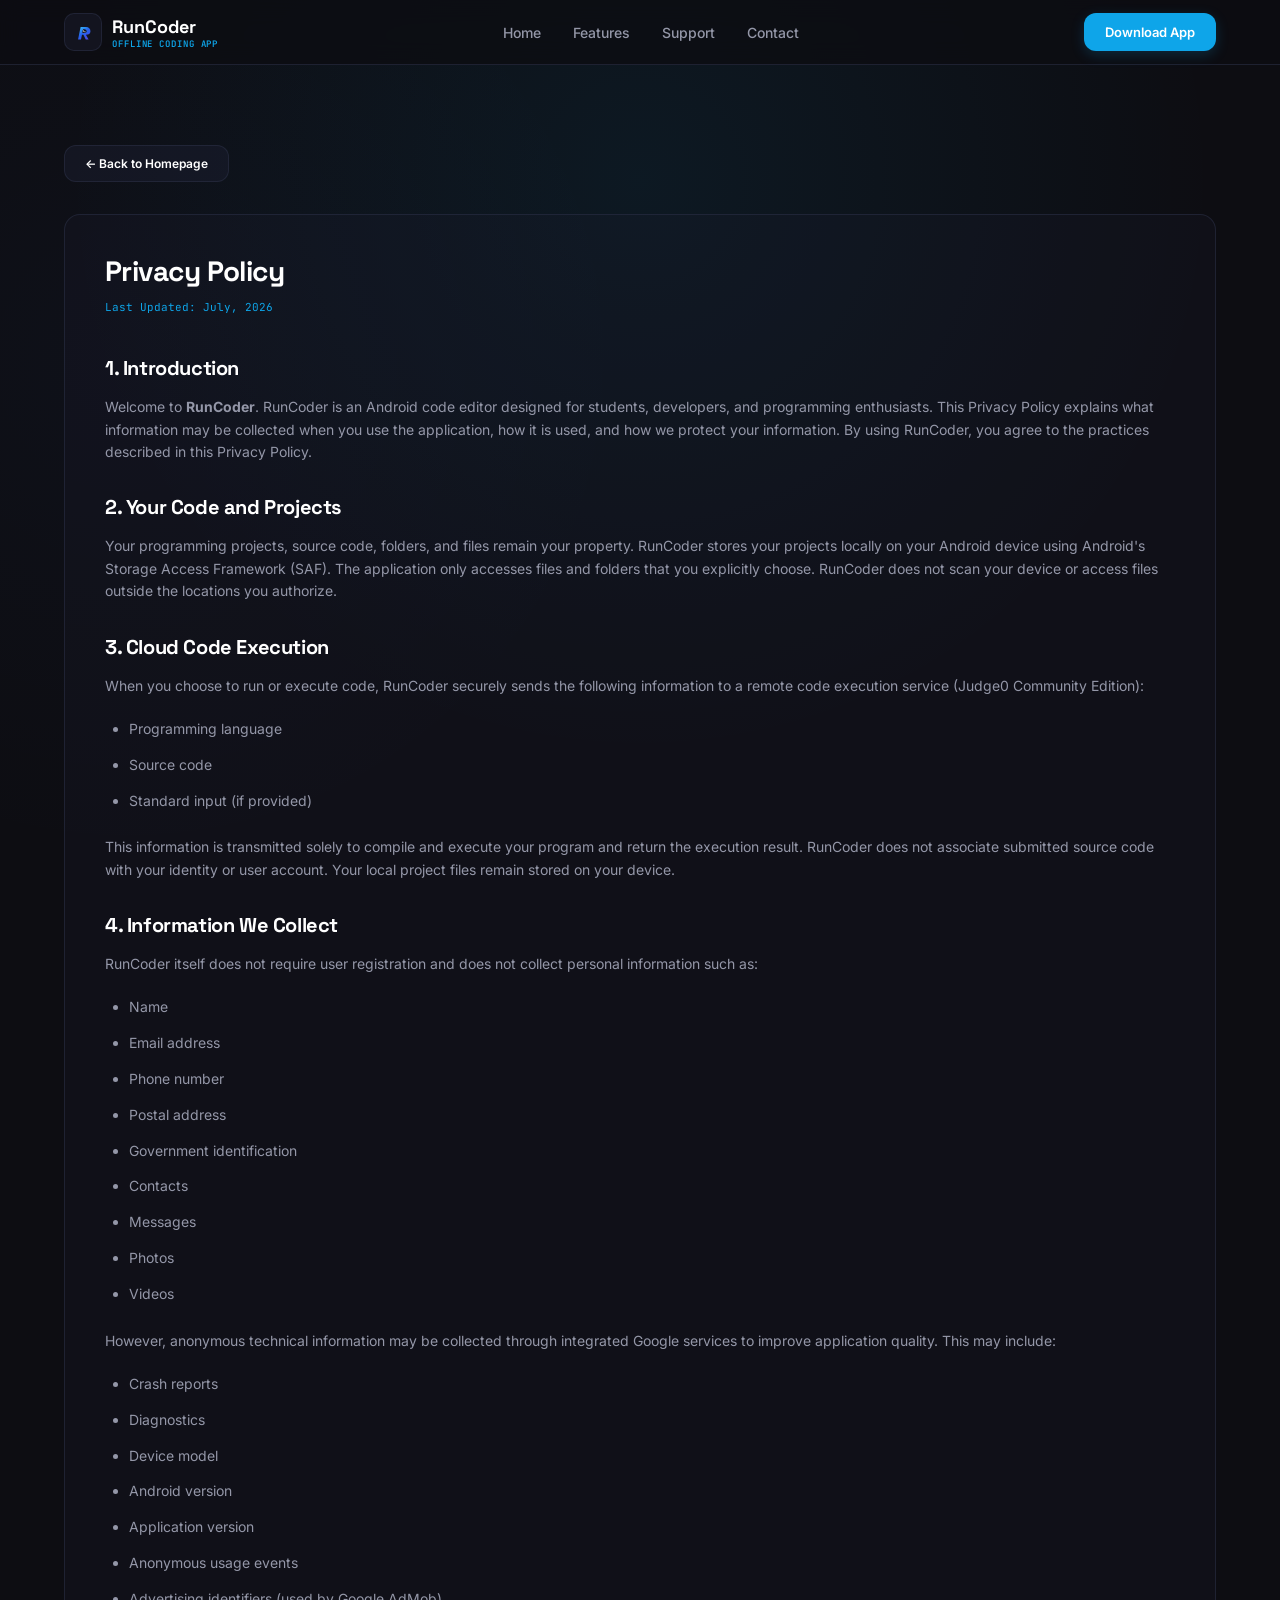
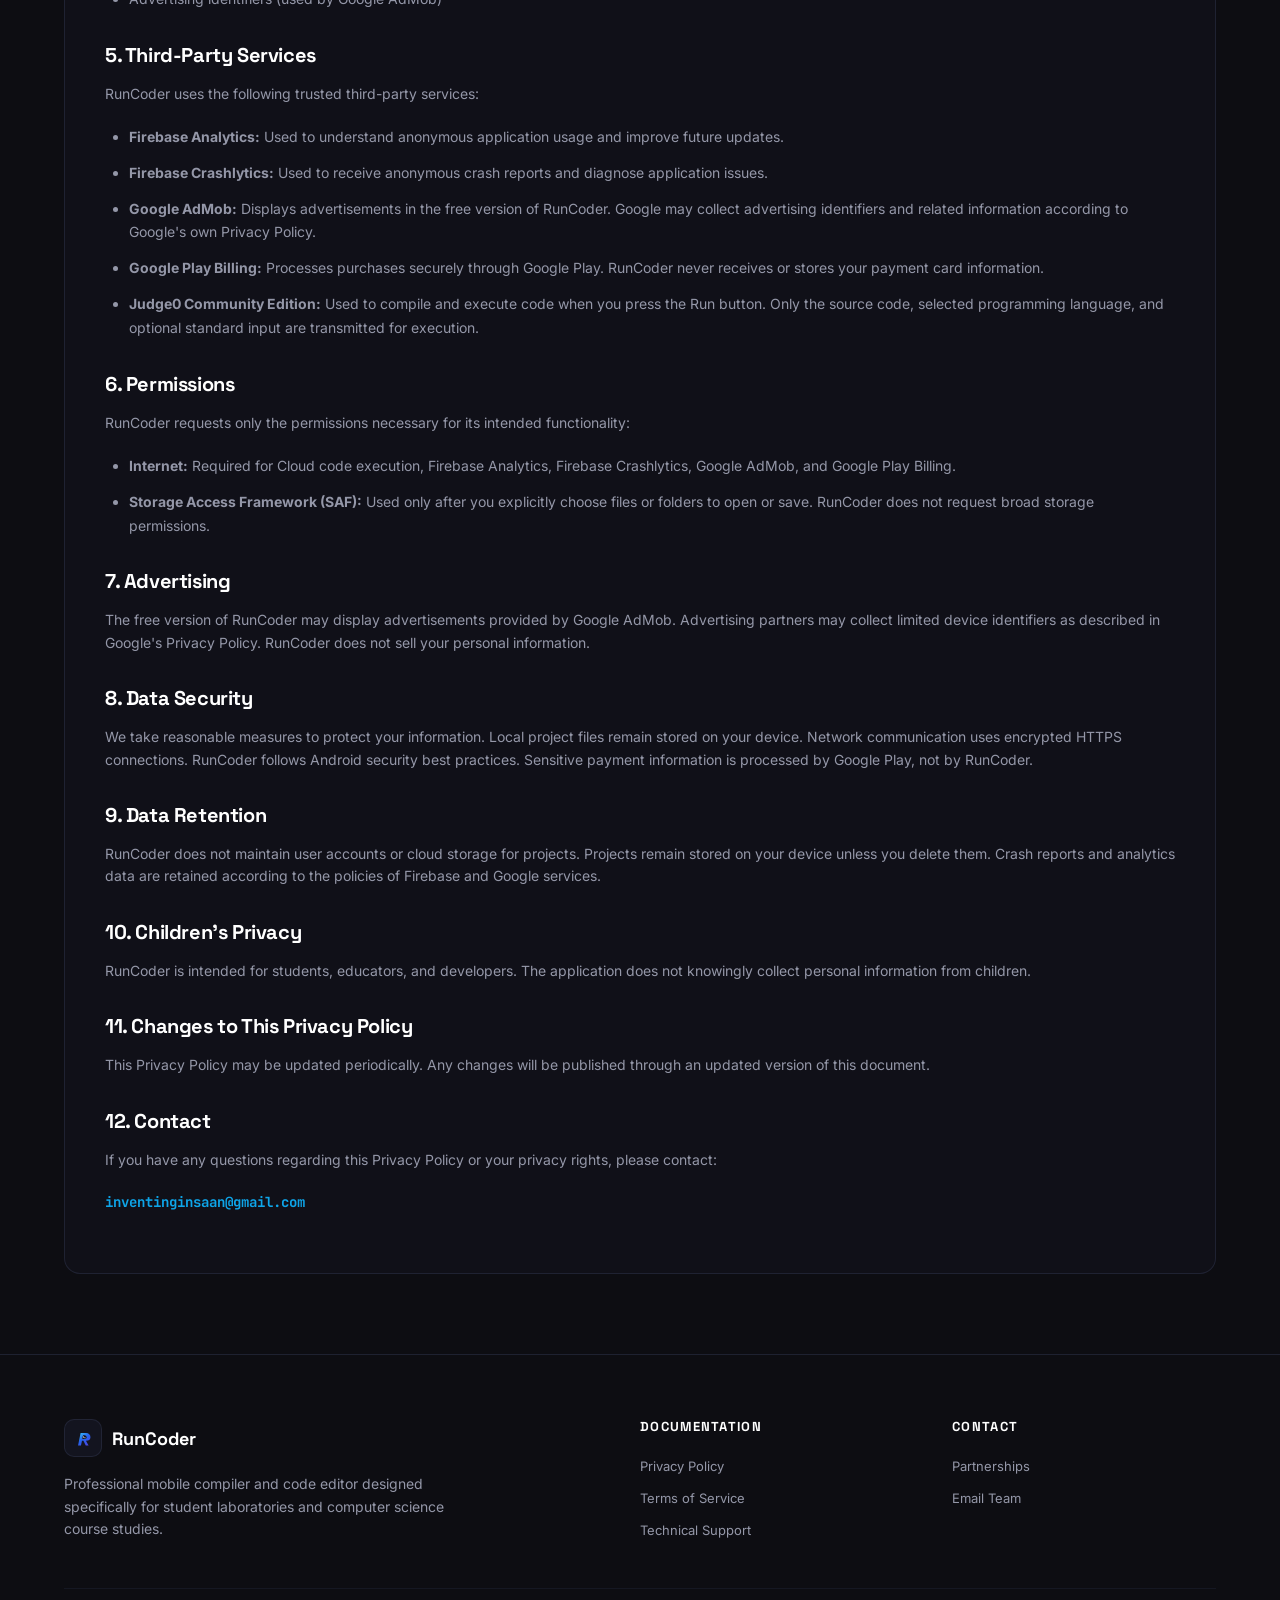
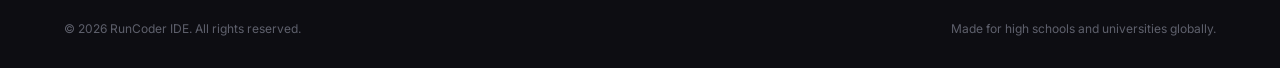
<file: privacy.html>
<!DOCTYPE html>
<html lang="en">
<head>
  <meta charset="UTF-8">
  <meta name="viewport" content="width=device-width, initial-scale=1.0">
  <title>Privacy Policy - RunCoder IDE</title>
  <link rel="stylesheet" href="css/style.css">
  <link rel="stylesheet" href="css/responsive.css">
  <link rel="stylesheet" href="css/animations.css">
  <style>
    .doc-section {
      padding: 80px 0;
    }
    .doc-card {
      border: 1px solid var(--border-color);
      border-radius: 16px;
      background-color: rgba(30, 34, 53, 0.2);
      padding: 40px;
      line-height: 1.7;
      color: var(--text-gray);
    }
    .doc-card h2 {
      color: var(--text-white);
      margin: 32px 0 16px 0;
      font-size: 20px;
    }
    .doc-card h2:first-of-type {
      margin-top: 0;
    }
    .doc-card p {
      margin-bottom: 20px;
      font-size: 14px;
    }
    .doc-card ul {
      margin-bottom: 24px;
      padding-left: 24px;
    }
    .doc-card li {
      margin-bottom: 12px;
      font-size: 14px;
    }
  </style>
</head>
<body>

  <!-- Static header -->
  <header class="header">
    <div class="container header-container">
      <div class="logo-wrapper" onclick="window.location.href='index.html'">
        <div class="logo-icon">
          <svg width="24" height="24" viewBox="0 0 512 512" fill="none" xmlns="http://www.w3.org/2000/svg">
            <defs>
              <linearGradient id="rGradientHeader" x1="180" y1="150" x2="380" y2="415" gradientUnits="userSpaceOnUse">
                <stop offset="0%" stop-color="#38BDF8" />
                <stop offset="45%" stop-color="#2563EB" />
                <stop offset="100%" stop-color="#4F46E5" />
              </linearGradient>
            </defs>
            <path d="M 205 150 H 320 C 380 150, 415 190, 415 240 C 415 290, 380 315, 320 315 C 320 315, 345 365, 375 415 H 315 L 265 315 H 235 L 212 415 H 150 Z M 255 195 L 238 275 H 290 C 315 275, 335 260, 335 240 C 335 220, 315 195, 290 195 Z" fill="url(#rGradientHeader)" />
            <path d="M 258 220 L 275 235 L 258 250" stroke="white" stroke-width="12" stroke-linecap="round" stroke-linejoin="round" />
            <path d="M 283 250 H 303" stroke="white" stroke-width="12" stroke-linecap="round" />
          </svg>
        </div>
        <div class="logo-text">
          <span class="logo-title">RunCoder</span>
          <span class="logo-subtitle">Offline Coding App</span>
        </div>
      </div>
      
      <nav class="nav-menu">
        <ul class="nav-list">
          <li><a href="index.html" class="nav-link">Home</a></li>
          <li><a href="index.html#features" class="nav-link">Features</a></li>
          <li><a href="support.html" class="nav-link">Support</a></li>
          <li><a href="contact.html" class="nav-link">Contact</a></li>
        </ul>
      </nav>

      <div class="header-ctas desktop-only">
        <a href="https://play.google.com" target="_blank" class="cta-button cta-primary">Download App</a>
      </div>
    </div>
  </header>

  <!-- Privacy Policy Document Section -->
  <section class="doc-section">
    <div class="container">
      <a href="index.html" class="cta-button cta-secondary" style="margin-bottom:32px; font-size:12px">&larr; Back to Homepage</a>
      
      <div class="doc-card">
        <h1 style="color:var(--text-white); font-size:28px; margin-bottom:10px">Privacy Policy</h1>
        <p style="font-family:var(--font-mono); font-size:11px; color:var(--accent-color); margin-bottom:40px">Last Updated: July, 2026</p>
        
        <h2>1. Introduction</h2>
    <p>Welcome to <strong>RunCoder</strong>. RunCoder is an Android code editor designed for students, developers, and programming enthusiasts. This Privacy Policy explains what information may be collected when you use the application, how it is used, and how we protect your information. By using RunCoder, you agree to the practices described in this Privacy Policy.</p>

    <h2>2. Your Code and Projects</h2>
    <p>Your programming projects, source code, folders, and files remain your property. RunCoder stores your projects locally on your Android device using Android's Storage Access Framework (SAF). The application only accesses files and folders that you explicitly choose. RunCoder does not scan your device or access files outside the locations you authorize.</p>

    <h2>3. Cloud Code Execution</h2>
    <p>When you choose to run or execute code, RunCoder securely sends the following information to a remote code execution service (Judge0 Community Edition):</p>
    <ul>
        <li>Programming language</li>
        <li>Source code</li>
        <li>Standard input (if provided)</li>
    </ul>
    <p>This information is transmitted solely to compile and execute your program and return the execution result. RunCoder does not associate submitted source code with your identity or user account. Your local project files remain stored on your device.</p>

    <h2>4. Information We Collect</h2>
    <p>RunCoder itself does not require user registration and does not collect personal information such as:</p>
    <ul>
        <li>Name</li>
        <li>Email address</li>
        <li>Phone number</li>
        <li>Postal address</li>
        <li>Government identification</li>
        <li>Contacts</li>
        <li>Messages</li>
        <li>Photos</li>
        <li>Videos</li>
    </ul>
    <p>However, anonymous technical information may be collected through integrated Google services to improve application quality. This may include:</p>
    <ul>
        <li>Crash reports</li>
        <li>Diagnostics</li>
        <li>Device model</li>
        <li>Android version</li>
        <li>Application version</li>
        <li>Anonymous usage events</li>
        <li>Advertising identifiers (used by Google AdMob)</li>
    </ul>

    <h2>5. Third-Party Services</h2>
    <p>RunCoder uses the following trusted third-party services:</p>
    <ul>
        <li><strong>Firebase Analytics:</strong> Used to understand anonymous application usage and improve future updates.</li>
        <li><strong>Firebase Crashlytics:</strong> Used to receive anonymous crash reports and diagnose application issues.</li>
        <li><strong>Google AdMob:</strong> Displays advertisements in the free version of RunCoder. Google may collect advertising identifiers and related information according to Google's own Privacy Policy.</li>
        <li><strong>Google Play Billing:</strong> Processes purchases securely through Google Play. RunCoder never receives or stores your payment card information.</li>
        <li><strong>Judge0 Community Edition:</strong> Used to compile and execute code when you press the Run button. Only the source code, selected programming language, and optional standard input are transmitted for execution.</li>
    </ul>

    <h2>6. Permissions</h2>
    <p>RunCoder requests only the permissions necessary for its intended functionality:</p>
    <ul>
        <li><strong>Internet:</strong> Required for Cloud code execution, Firebase Analytics, Firebase Crashlytics, Google AdMob, and Google Play Billing.</li>
        <li><strong>Storage Access Framework (SAF):</strong> Used only after you explicitly choose files or folders to open or save. RunCoder does not request broad storage permissions.</li>
    </ul>

    <h2>7. Advertising</h2>
    <p>The free version of RunCoder may display advertisements provided by Google AdMob. Advertising partners may collect limited device identifiers as described in Google's Privacy Policy. RunCoder does not sell your personal information.</p>

    <h2>8. Data Security</h2>
    <p>We take reasonable measures to protect your information. Local project files remain stored on your device. Network communication uses encrypted HTTPS connections. RunCoder follows Android security best practices. Sensitive payment information is processed by Google Play, not by RunCoder.</p>

    <h2>9. Data Retention</h2>
    <p>RunCoder does not maintain user accounts or cloud storage for projects. Projects remain stored on your device unless you delete them. Crash reports and analytics data are retained according to the policies of Firebase and Google services.</p>

    <h2>10. Children's Privacy</h2>
    <p>RunCoder is intended for students, educators, and developers. The application does not knowingly collect personal information from children.</p>

    <h2>11. Changes to This Privacy Policy</h2>
    <p>This Privacy Policy may be updated periodically. Any changes will be published through an updated version of this document.</p>

    <h2>12. Contact</h2>
    <div class="contact-box">
        <p>If you have any questions regarding this Privacy Policy or your privacy rights, please contact:</p>
      <p style="font-family:var(--font-mono); font-weight:700; color:var(--accent-color)">inventinginsaan@gmail.com</p>
      </div>
    </div>
  </section>

  <!-- Footer -->
  <footer class="footer">
    <div class="container">
      <div class="footer-grid">
        <div class="footer-about">
          <div class="logo-wrapper" onclick="window.location.href='index.html'">
            <div class="logo-icon">
              <svg width="24" height="24" viewBox="0 0 512 512" fill="none" xmlns="http://www.w3.org/2000/svg">
                <defs>
                  <linearGradient id="rGradientFooter" x1="180" y1="150" x2="380" y2="415" gradientUnits="userSpaceOnUse">
                    <stop offset="0%" stop-color="#38BDF8" />
                    <stop offset="45%" stop-color="#2563EB" />
                    <stop offset="100%" stop-color="#4F46E5" />
                  </linearGradient>
                </defs>
                <path d="M 205 150 H 320 C 380 150, 415 190, 415 240 C 415 290, 380 315, 320 315 C 320 315, 345 365, 375 415 H 315 L 265 315 H 235 L 212 415 H 150 Z M 255 195 L 238 275 H 290 C 315 275, 335 260, 335 240 C 335 220, 315 195, 290 195 Z" fill="url(#rGradientFooter)" />
                <path d="M 258 220 L 275 235 L 258 250" stroke="white" stroke-width="12" stroke-linecap="round" stroke-linejoin="round" />
                <path d="M 283 250 H 303" stroke="white" stroke-width="12" stroke-linecap="round" />
              </svg>
            </div>
            <span class="logo-title" style="font-size:18px">RunCoder</span>
          </div>
          <p class="footer-desc">Professional mobile compiler and code editor designed specifically for student laboratories and computer science course studies.</p>
        </div>
        
        <div>
          <h4 class="footer-col-title">Documentation</h4>
          <ul class="footer-links">
            <li><a href="privacy.html" class="footer-link">Privacy Policy</a></li>
            <li><a href="terms.html" class="footer-link">Terms of Service</a></li>
            <li><a href="support.html" class="footer-link">Technical Support</a></li>
          </ul>
        </div>

        <div>
          <h4 class="footer-col-title">Contact</h4>
          <ul class="footer-links">
            <li><a href="contact.html" class="footer-link">Partnerships</a></li>
            <li><a href="mailto:inventinginsaan@gmail.com" class="footer-link">Email Team</a></li>
          </ul>
        </div>
      </div>

      <div class="footer-bottom">
        <span>&copy; 2026 RunCoder IDE. All rights reserved.</span>
        <span>Made for high schools and universities globally.</span>
      </div>
    </div>
  </footer>

</body>
</html>
</file>
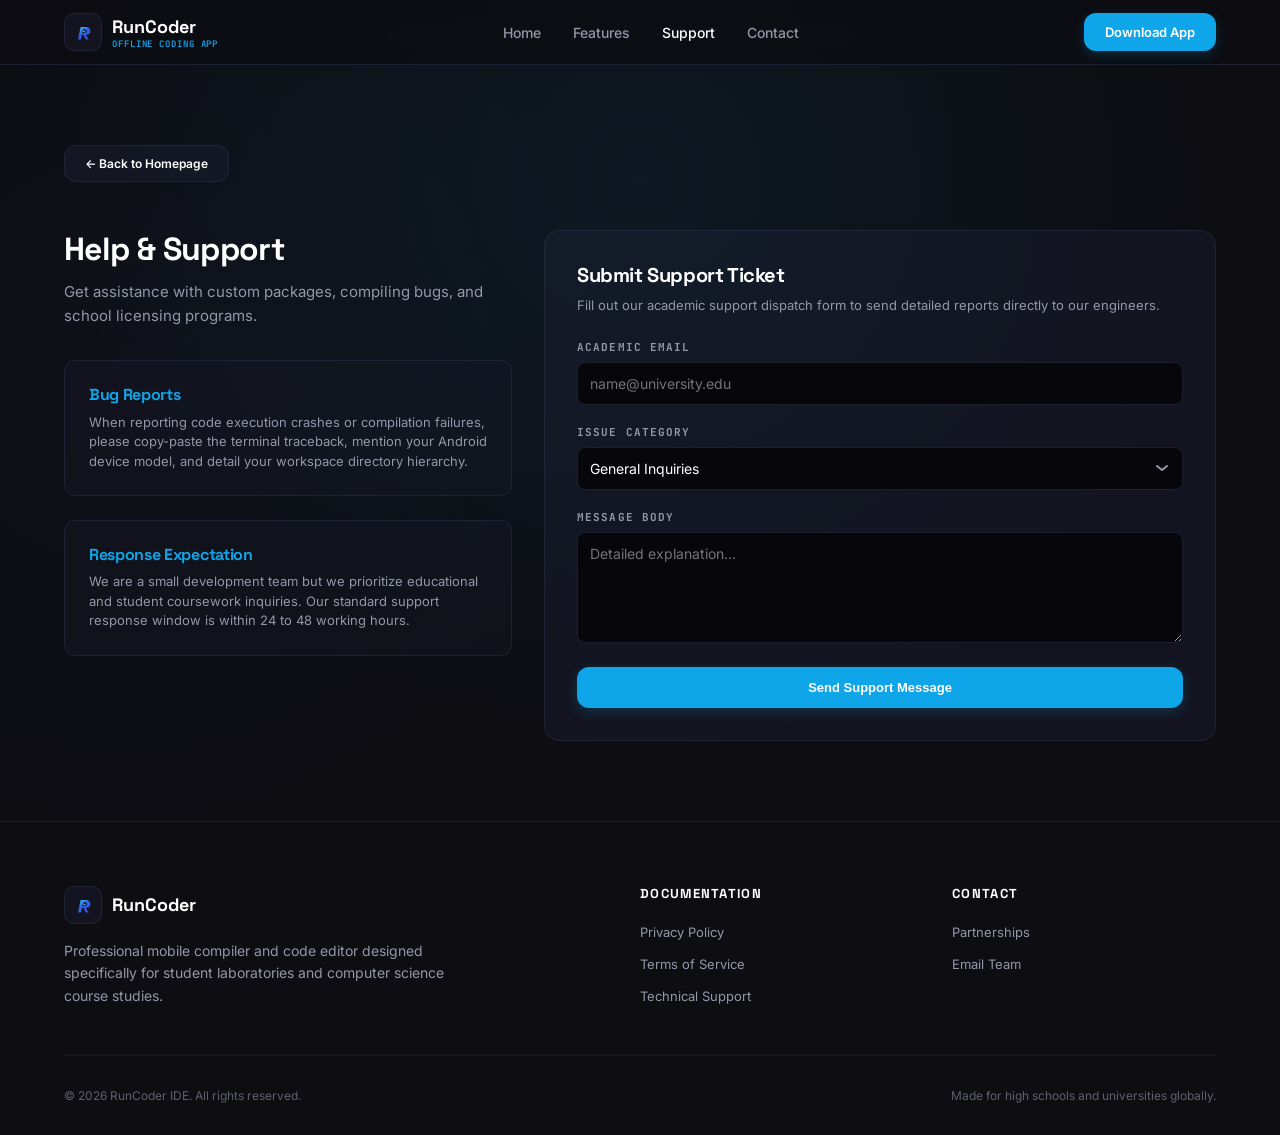
<file: support.html>
<!DOCTYPE html>
<html lang="en">
<head>
  <meta charset="UTF-8">
  <meta name="viewport" content="width=device-width, initial-scale=1.0">
  <title>Help & Support - RunCoder IDE</title>
  
  <!-- Custom stylesheets -->
  <link rel="stylesheet" href="css/style.css">
  <link rel="stylesheet" href="css/responsive.css">
  <link rel="stylesheet" href="css/animations.css">
</head>
<body>

  <!-- Static header -->
  <header class="header">
    <div class="container header-container">
      <div class="logo-wrapper" onclick="window.location.href='index.html'">
        <div class="logo-icon">
          <svg width="24" height="24" viewBox="0 0 512 512" fill="none" xmlns="http://www.w3.org/2000/svg">
            <defs>
              <linearGradient id="rGradientHeader" x1="180" y1="150" x2="380" y2="415" gradientUnits="userSpaceOnUse">
                <stop offset="0%" stop-color="#38BDF8" />
                <stop offset="45%" stop-color="#2563EB" />
                <stop offset="100%" stop-color="#4F46E5" />
              </linearGradient>
            </defs>
            <path d="M 205 150 H 320 C 380 150, 415 190, 415 240 C 415 290, 380 315, 320 315 C 320 315, 345 365, 375 415 H 315 L 265 315 H 235 L 212 415 H 150 Z M 255 195 L 238 275 H 290 C 315 275, 335 260, 335 240 C 335 220, 315 195, 290 195 Z" fill="url(#rGradientHeader)" />
            <path d="M 258 220 L 275 235 L 258 250" stroke="white" stroke-width="12" stroke-linecap="round" stroke-linejoin="round" />
            <path d="M 283 250 H 303" stroke="white" stroke-width="12" stroke-linecap="round" />
          </svg>
        </div>
        <div class="logo-text">
          <span class="logo-title">RunCoder</span>
          <span class="logo-subtitle">Offline Coding App</span>
        </div>
      </div>
      
      <nav class="nav-menu">
        <ul class="nav-list">
          <li><a href="index.html" class="nav-link">Home</a></li>
          <li><a href="index.html#features" class="nav-link">Features</a></li>
          <li><a href="support.html" class="nav-link active">Support</a></li>
          <li><a href="contact.html" class="nav-link">Contact</a></li>
        </ul>
      </nav>

      <div class="header-ctas desktop-only">
        <a href="https://play.google.com" target="_blank" class="cta-button cta-primary">Download App</a>
      </div>

      <!-- Mobile Menu Toggle Button -->
      <button id="static-menu-toggle" class="mobile-menu-toggle" aria-expanded="false" aria-label="Toggle menu">
        <svg id="menu-icon-open" width="24" height="24" fill="none" viewBox="0 0 24 24" stroke="currentColor" stroke-width="2">
          <path stroke-linecap="round" stroke-linejoin="round" d="M4 6h16M4 12h16M4 18h16" />
        </svg>
        <svg id="menu-icon-close" width="24" height="24" fill="none" viewBox="0 0 24 24" stroke="currentColor" stroke-width="2" style="display:none">
          <path stroke-linecap="round" stroke-linejoin="round" d="M6 18L18 6M6 6l12 12" />
        </svg>
      </button>
    </div>

    <!-- Mobile Menu Drawer -->
    <div id="static-mobile-menu" class="mobile-menu">
      <div class="mobile-nav-links">
        <a href="index.html" class="mobile-nav-link">Home</a>
        <a href="index.html#features" class="mobile-nav-link">Features</a>
        <a href="support.html" class="mobile-nav-link">Support</a>
        <a href="contact.html" class="mobile-nav-link">Contact</a>
        <a href="privacy.html" class="mobile-nav-link">Privacy Policy</a>
        <a href="terms.html" class="mobile-nav-link">Terms of Service</a>
      </div>
      <div class="mobile-menu-footer">
        <a href="https://play.google.com" target="_blank" class="cta-button cta-primary" style="width: 100%;">Download App</a>
      </div>
    </div>
  </header>

  <!-- Support Portal Section -->
  <main class="support-section scroll-fade">
    <div class="container">
      <a href="index.html" class="cta-button cta-secondary" style="margin-bottom:48px; font-size:12px">&larr; Back to Homepage</a>
      
      <div class="grid-2">
        
        <!-- Left info guidelines -->
        <div>
          <h1 style="font-size:32px; margin-bottom:12px">Help & Support</h1>
          <p style="margin-bottom:32px; font-size:15px">Get assistance with custom packages, compiling bugs, and school licensing programs.</p>
          
          <div class="support-card">
            <h3 style="color:var(--accent-color); font-size:16px; margin-bottom:8px">Bug Reports</h3>
            <p style="font-size:13px; line-height:1.5; color:var(--text-gray)">When reporting code execution crashes or compilation failures, please copy-paste the terminal traceback, mention your Android device model, and detail your workspace directory hierarchy.</p>
          </div>

          <div class="support-card">
            <h3 style="color:var(--accent-color); font-size:16px; margin-bottom:8px">Response Expectation</h3>
            <p style="font-size:13px; line-height:1.5; color:var(--text-gray)">We are a small development team but we prioritize educational and student coursework inquiries. Our standard support response window is within 24 to 48 working hours.</p>
          </div>
        </div>

        <!-- Right Form mock -->
        <div class="card" style="padding:32px">
          <h2 style="font-size:20px; margin-bottom:8px">Submit Support Ticket</h2>
          <p style="font-size:13px; margin-bottom:24px; color:var(--text-gray)">Fill out our academic support dispatch form to send detailed reports directly to our engineers.</p>
          
          <form id="static-support-form" onsubmit="event.preventDefault(); document.getElementById('ticket-success').style.display='block'; this.style.display='none';">
            <div class="form-group">
              <label>Academic Email</label>
              <input type="email" required class="form-control" placeholder="name@university.edu">
            </div>
            
            <div class="form-group">
              <label>Issue Category</label>
              <select class="form-control" required>
                <option>General Inquiries</option>
                <option>Local Compiler Failures</option>
                <option>File Explorer / Storage Issues</option>
                <option>Educational Customization</option>
              </select>
            </div>

            <div class="form-group">
              <label>Message Body</label>
              <textarea required class="form-control" rows="5" placeholder="Detailed explanation..."></textarea>
            </div>

            <button type="submit" class="cta-button cta-primary" style="width:100%; justify-content:center; padding:12px">Send Support Message</button>
          </form>

          <div id="ticket-success" style="display:none; text-align:center; padding:40px 0" class="fade-in">
            <span style="font-size:48px">🚀</span>
            <h3 style="margin-top:16px; font-size:18px">Ticket Transmitted!</h3>
            <p style="font-size:13px; margin-top:8px; color:var(--text-gray)">Your academic support inquiry was successfully routed to the compiler team. We will write back shortly.</p>
          </div>
        </div>

      </div>
    </div>
  </main>

  <!-- Footer -->
  <footer class="footer">
    <div class="container">
      <div class="footer-grid">
        <div class="footer-about">
          <div class="logo-wrapper" onclick="window.location.href='index.html'">
            <div class="logo-icon">
              <svg width="24" height="24" viewBox="0 0 512 512" fill="none" xmlns="http://www.w3.org/2000/svg">
                <defs>
                  <linearGradient id="rGradientFooter" x1="180" y1="150" x2="380" y2="415" gradientUnits="userSpaceOnUse">
                    <stop offset="0%" stop-color="#38BDF8" />
                    <stop offset="45%" stop-color="#2563EB" />
                    <stop offset="100%" stop-color="#4F46E5" />
                  </linearGradient>
                </defs>
                <path d="M 205 150 H 320 C 380 150, 415 190, 415 240 C 415 290, 380 315, 320 315 C 320 315, 345 365, 375 415 H 315 L 265 315 H 235 L 212 415 H 150 Z M 255 195 L 238 275 H 290 C 315 275, 335 260, 335 240 C 335 220, 315 195, 290 195 Z" fill="url(#rGradientFooter)" />
                <path d="M 258 220 L 275 235 L 258 250" stroke="white" stroke-width="12" stroke-linecap="round" stroke-linejoin="round" />
                <path d="M 283 250 H 303" stroke="white" stroke-width="12" stroke-linecap="round" />
              </svg>
            </div>
            <span class="logo-title" style="font-size:18px">RunCoder</span>
          </div>
          <p class="footer-desc">Professional mobile compiler and code editor designed specifically for student laboratories and computer science course studies.</p>
        </div>
        
        <div>
          <h4 class="footer-col-title">Documentation</h4>
          <ul class="footer-links">
            <li><a href="privacy.html" class="footer-link">Privacy Policy</a></li>
            <li><a href="terms.html" class="footer-link">Terms of Service</a></li>
            <li><a href="support.html" class="footer-link">Technical Support</a></li>
          </ul>
        </div>

        <div>
          <h4 class="footer-col-title">Contact</h4>
          <ul class="footer-links">
            <li><a href="contact.html" class="footer-link">Partnerships</a></li>
            <li><a href="mailto:inventinginsaan@gmail.com" class="footer-link">Email Team</a></li>
          </ul>
        </div>
      </div>

      <div class="footer-bottom">
        <span>&copy; 2026 RunCoder IDE. All rights reserved.</span>
        <span>Made for high schools and universities globally.</span>
      </div>
    </div>
  </footer>

  <!-- Scripts integration -->
  <script src="js/animations.js"></script>
  <script src="js/navigation.js"></script>
</body>
</html>
</file>
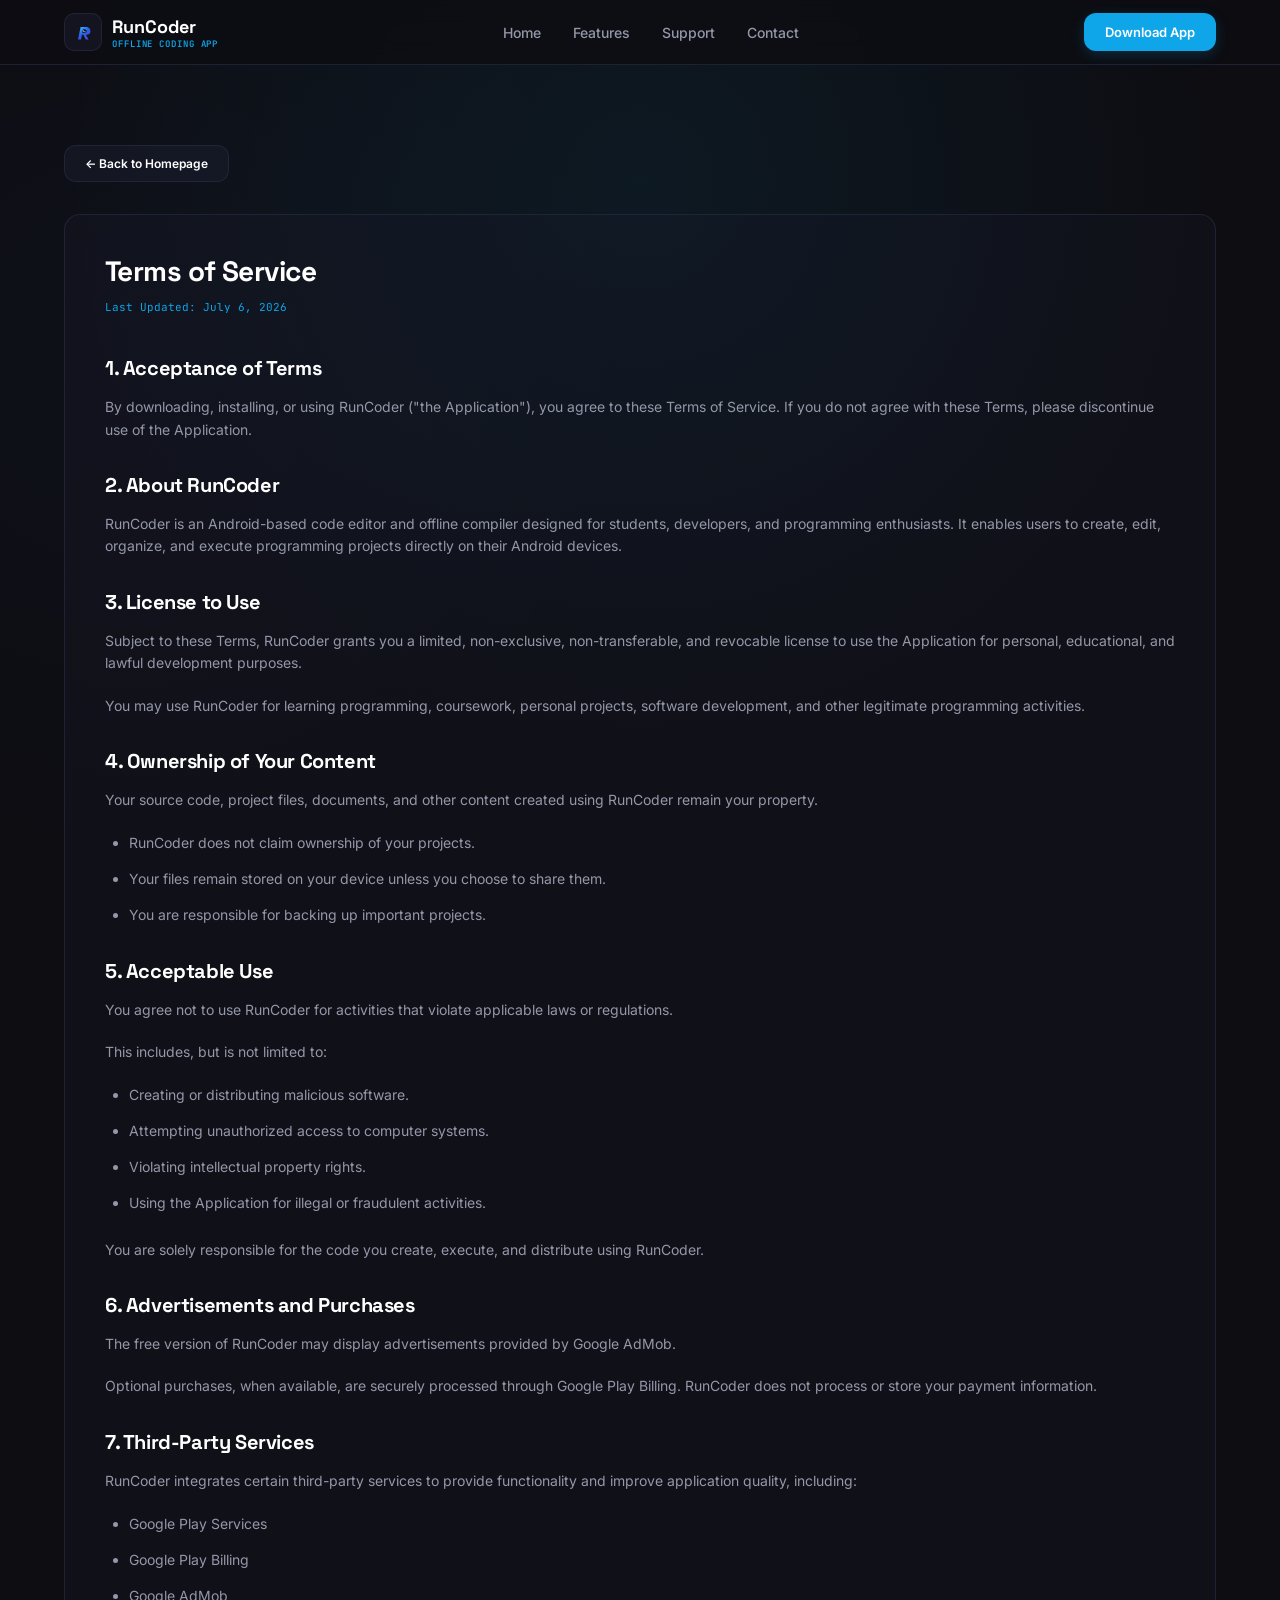
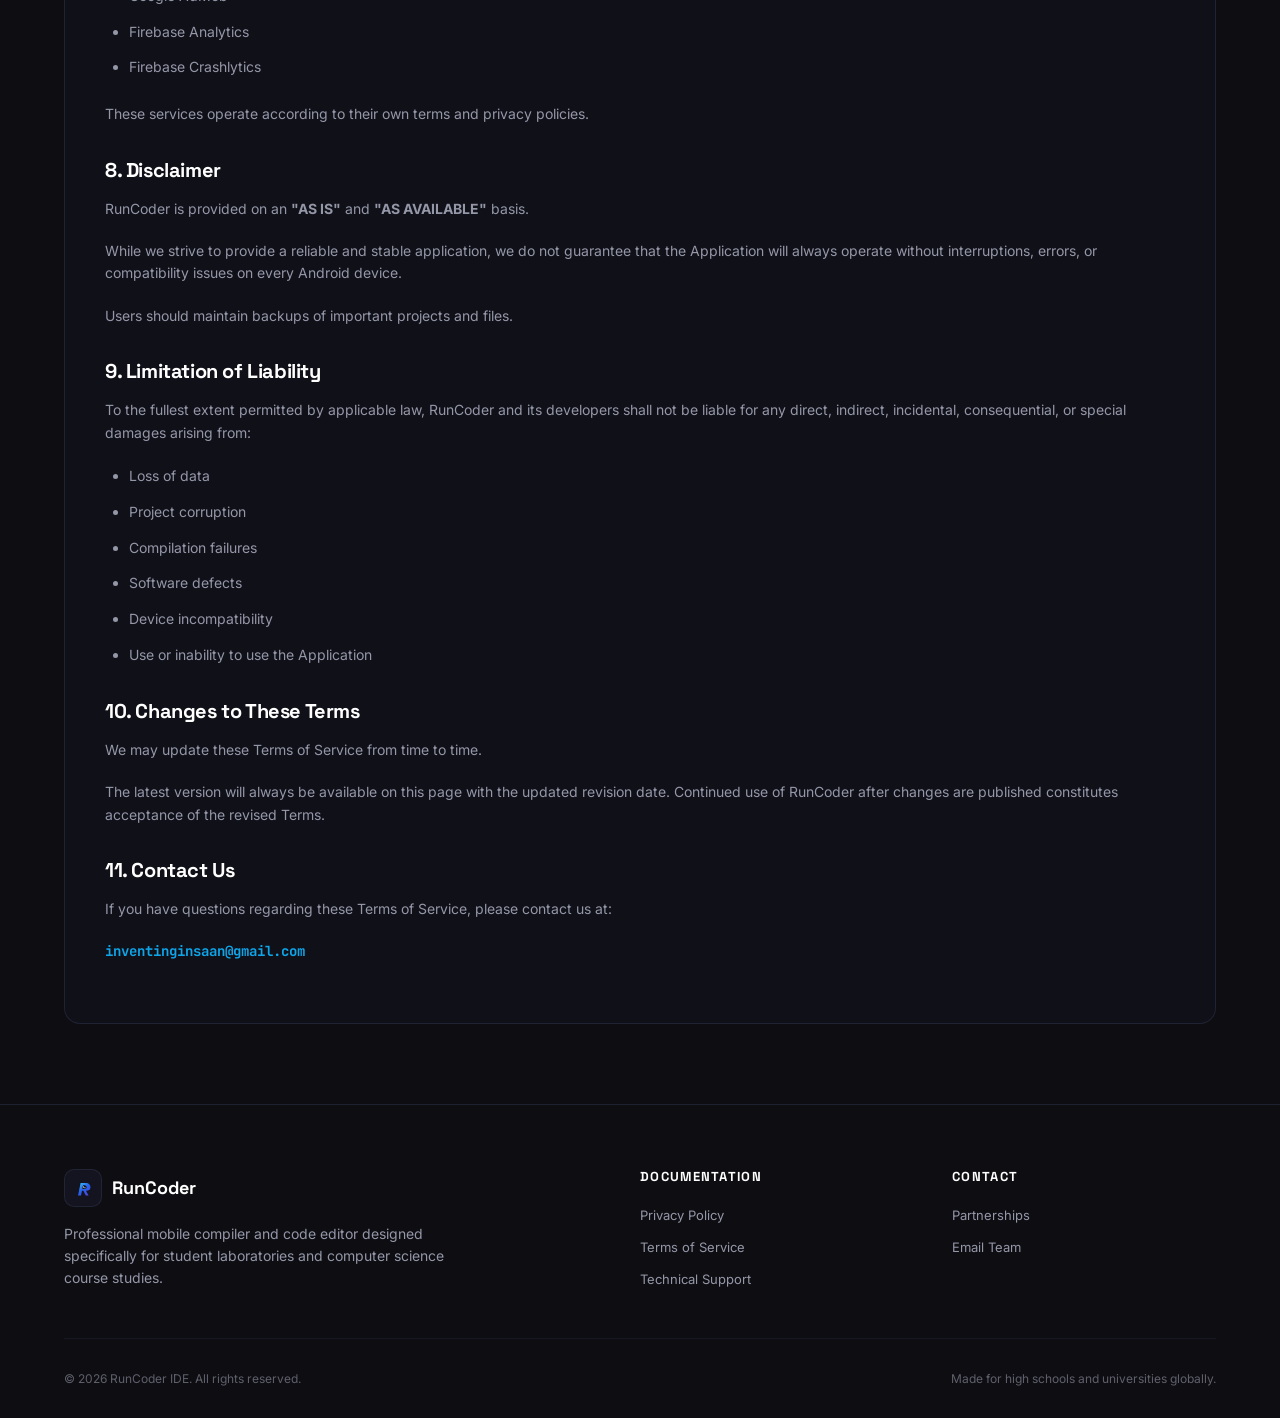
<file: terms.html>
<!DOCTYPE html>
<html lang="en">
<head>
  <meta charset="UTF-8">
  <meta name="viewport" content="width=device-width, initial-scale=1.0">
  <title>Terms of Service - RunCoder IDE</title>
  <link rel="stylesheet" href="css/style.css">
  <link rel="stylesheet" href="css/responsive.css">
  <link rel="stylesheet" href="css/animations.css">
  <style>
    .doc-section {
      padding: 80px 0;
    }
    .doc-card {
      border: 1px solid var(--border-color);
      border-radius: 16px;
      background-color: rgba(30, 34, 53, 0.2);
      padding: 40px;
      line-height: 1.7;
      color: var(--text-gray);
    }
    .doc-card h2 {
      color: var(--text-white);
      margin: 32px 0 16px 0;
      font-size: 20px;
    }
    .doc-card h2:first-of-type {
      margin-top: 0;
    }
    .doc-card p {
      margin-bottom: 20px;
      font-size: 14px;
    }
    .doc-card ul {
      margin-bottom: 24px;
      padding-left: 24px;
    }
    .doc-card li {
      margin-bottom: 12px;
      font-size: 14px;
    }
  </style>
</head>
<body>

  <!-- Static header -->
  <header class="header">
    <div class="container header-container">
      <div class="logo-wrapper" onclick="window.location.href='index.html'">
        <div class="logo-icon">
          <svg width="24" height="24" viewBox="0 0 512 512" fill="none" xmlns="http://www.w3.org/2000/svg">
            <defs>
              <linearGradient id="rGradientHeader" x1="180" y1="150" x2="380" y2="415" gradientUnits="userSpaceOnUse">
                <stop offset="0%" stop-color="#38BDF8" />
                <stop offset="45%" stop-color="#2563EB" />
                <stop offset="100%" stop-color="#4F46E5" />
              </linearGradient>
            </defs>
            <path d="M 205 150 H 320 C 380 150, 415 190, 415 240 C 415 290, 380 315, 320 315 C 320 315, 345 365, 375 415 H 315 L 265 315 H 235 L 212 415 H 150 Z M 255 195 L 238 275 H 290 C 315 275, 335 260, 335 240 C 335 220, 315 195, 290 195 Z" fill="url(#rGradientHeader)" />
            <path d="M 258 220 L 275 235 L 258 250" stroke="white" stroke-width="12" stroke-linecap="round" stroke-linejoin="round" />
            <path d="M 283 250 H 303" stroke="white" stroke-width="12" stroke-linecap="round" />
          </svg>
        </div>
        <div class="logo-text">
          <span class="logo-title">RunCoder</span>
          <span class="logo-subtitle">Offline Coding App</span>
        </div>
      </div>
      
      <nav class="nav-menu">
        <ul class="nav-list">
          <li><a href="index.html" class="nav-link">Home</a></li>
          <li><a href="index.html#features" class="nav-link">Features</a></li>
          <li><a href="support.html" class="nav-link">Support</a></li>
          <li><a href="contact.html" class="nav-link">Contact</a></li>
        </ul>
      </nav>

      <div class="header-ctas desktop-only">
        <a href="https://play.google.com" target="_blank" class="cta-button cta-primary">Download App</a>
      </div>
    </div>
  </header>

  <!-- Terms Document Section -->
  <section class="doc-section">
    <div class="container">
      <a href="index.html" class="cta-button cta-secondary" style="margin-bottom:32px; font-size:12px">&larr; Back to Homepage</a>
      
      <div class="doc-card">
        <h1 style="color:var(--text-white); font-size:28px; margin-bottom:10px">Terms of Service</h1>
        <p style="font-family:var(--font-mono); font-size:11px; color:var(--accent-color); margin-bottom:40px">Last Updated: July 6, 2026</p>
        
        <h2>1. Acceptance of Terms</h2>

<p>
By downloading, installing, or using RunCoder ("the Application"), you agree to these Terms of Service. If you do not agree with these Terms, please discontinue use of the Application.
</p>

<h2>2. About RunCoder</h2>

<p>
RunCoder is an Android-based code editor and offline compiler designed for students, developers, and programming enthusiasts. It enables users to create, edit, organize, and execute programming projects directly on their Android devices.
</p>

<h2>3. License to Use</h2>

<p>
Subject to these Terms, RunCoder grants you a limited, non-exclusive, non-transferable, and revocable license to use the Application for personal, educational, and lawful development purposes.
</p>

<p>
You may use RunCoder for learning programming, coursework, personal projects, software development, and other legitimate programming activities.
</p>

<h2>4. Ownership of Your Content</h2>

<p>
Your source code, project files, documents, and other content created using RunCoder remain your property.
</p>

<ul>
<li>RunCoder does not claim ownership of your projects.</li>
<li>Your files remain stored on your device unless you choose to share them.</li>
<li>You are responsible for backing up important projects.</li>
</ul>

<h2>5. Acceptable Use</h2>

<p>
You agree not to use RunCoder for activities that violate applicable laws or regulations.
</p>

<p>
This includes, but is not limited to:
</p>

<ul>
<li>Creating or distributing malicious software.</li>
<li>Attempting unauthorized access to computer systems.</li>
<li>Violating intellectual property rights.</li>
<li>Using the Application for illegal or fraudulent activities.</li>
</ul>

<p>
You are solely responsible for the code you create, execute, and distribute using RunCoder.
</p>

<h2>6. Advertisements and Purchases</h2>

<p>
The free version of RunCoder may display advertisements provided by Google AdMob.
</p>

<p>
Optional purchases, when available, are securely processed through Google Play Billing.
RunCoder does not process or store your payment information.
</p>

<h2>7. Third-Party Services</h2>

<p>
RunCoder integrates certain third-party services to provide functionality and improve application quality, including:
</p>

<ul>
<li>Google Play Services</li>
<li>Google Play Billing</li>
<li>Google AdMob</li>
<li>Firebase Analytics</li>
<li>Firebase Crashlytics</li>
</ul>

<p>
These services operate according to their own terms and privacy policies.
</p>

<h2>8. Disclaimer</h2>

<p>
RunCoder is provided on an <strong>"AS IS"</strong> and <strong>"AS AVAILABLE"</strong> basis.
</p>

<p>
While we strive to provide a reliable and stable application, we do not guarantee that the Application will always operate without interruptions, errors, or compatibility issues on every Android device.
</p>

<p>
Users should maintain backups of important projects and files.
</p>

<h2>9. Limitation of Liability</h2>

<p>
To the fullest extent permitted by applicable law, RunCoder and its developers shall not be liable for any direct, indirect, incidental, consequential, or special damages arising from:
</p>

<ul>
<li>Loss of data</li>
<li>Project corruption</li>
<li>Compilation failures</li>
<li>Software defects</li>
<li>Device incompatibility</li>
<li>Use or inability to use the Application</li>
</ul>

<h2>10. Changes to These Terms</h2>

<p>
We may update these Terms of Service from time to time.
</p>

<p>
The latest version will always be available on this page with the updated revision date.
Continued use of RunCoder after changes are published constitutes acceptance of the revised Terms.
</p>

<h2>11. Contact Us</h2>

<p>
If you have questions regarding these Terms of Service, please contact us at:
</p>

        <p style="font-family:var(--font-mono); font-weight:700; color:var(--accent-color)">inventinginsaan@gmail.com</p>
      </div>
    </div>
  </section>

  <!-- Footer -->
  <footer class="footer">
    <div class="container">
      <div class="footer-grid">
        <div class="footer-about">
          <div class="logo-wrapper" onclick="window.location.href='index.html'">
            <div class="logo-icon">
              <svg width="24" height="24" viewBox="0 0 512 512" fill="none" xmlns="http://www.w3.org/2000/svg">
                <defs>
                  <linearGradient id="rGradientFooter" x1="180" y1="150" x2="380" y2="415" gradientUnits="userSpaceOnUse">
                    <stop offset="0%" stop-color="#38BDF8" />
                    <stop offset="45%" stop-color="#2563EB" />
                    <stop offset="100%" stop-color="#4F46E5" />
                  </linearGradient>
                </defs>
                <path d="M 205 150 H 320 C 380 150, 415 190, 415 240 C 415 290, 380 315, 320 315 C 320 315, 345 365, 375 415 H 315 L 265 315 H 235 L 212 415 H 150 Z M 255 195 L 238 275 H 290 C 315 275, 335 260, 335 240 C 335 220, 315 195, 290 195 Z" fill="url(#rGradientFooter)" />
                <path d="M 258 220 L 275 235 L 258 250" stroke="white" stroke-width="12" stroke-linecap="round" stroke-linejoin="round" />
                <path d="M 283 250 H 303" stroke="white" stroke-width="12" stroke-linecap="round" />
              </svg>
            </div>
            <span class="logo-title" style="font-size:18px">RunCoder</span>
          </div>
          <p class="footer-desc">Professional mobile compiler and code editor designed specifically for student laboratories and computer science course studies.</p>
        </div>
        
        <div>
          <h4 class="footer-col-title">Documentation</h4>
          <ul class="footer-links">
            <li><a href="privacy.html" class="footer-link">Privacy Policy</a></li>
            <li><a href="terms.html" class="footer-link">Terms of Service</a></li>
            <li><a href="support.html" class="footer-link">Technical Support</a></li>
          </ul>
        </div>

        <div>
          <h4 class="footer-col-title">Contact</h4>
          <ul class="footer-links">
            <li><a href="contact.html" class="footer-link">Partnerships</a></li>
            <li><a href="mailto:inventinginsaan@gmail.com" class="footer-link">Email Team</a></li>
          </ul>
        </div>
      </div>

      <div class="footer-bottom">
        <span>&copy; 2026 RunCoder IDE. All rights reserved.</span>
        <span>Made for high schools and universities globally.</span>
      </div>
    </div>
  </footer>

</body>
</html>
</file>
<file: css/style.css>
/* 
  RunCoder IDE - Official Stylesheet
  Sleek, high-contrast, modern glassmorphic look designed for computer science students.
  Uses Inter, Space Grotesk, and JetBrains Mono.
*/

@import url('https://fonts.googleapis.com/css2?family=Inter:wght@400;500;600;700&family=Space+Grotesk:wght@400;500;600;700&family=JetBrains+Mono:wght@400;500;600&display=swap');

:root {
  --bg-color: #0D0D12;
  --card-color: rgba(30, 34, 53, 0.4);
  --card-hover: rgba(30, 34, 53, 0.6);
  --border-color: rgba(42, 47, 69, 0.6);
  --border-hover: rgba(14, 165, 233, 0.4);
  --accent-color: #0EA5E9;
  --accent-glow: rgba(14, 165, 233, 0.15);
  --text-white: #FFFFFF;
  --text-gray: #9497A8;
  --text-muted: rgba(148, 151, 168, 0.6);
  
  --font-sans: 'Inter', ui-sans-serif, system-ui, sans-serif;
  --font-display: 'Space Grotesk', sans-serif;
  --font-mono: 'JetBrains Mono', ui-monospace, SFMono-Regular, monospace;
  
  --transition: all 0.3s cubic-bezier(0.4, 0, 0.2, 1);
}

/* Base resets */
* {
  box-sizing: border-box;
  margin: 0;
  padding: 0;
}

html {
  scroll-behavior: smooth;
  background-color: var(--bg-color);
  color: var(--text-white);
  font-family: var(--font-sans);
  -webkit-font-smoothing: antialiased;
}

body {
  min-height: 100vh;
  display: flex;
  flex-direction: column;
  overflow-x: hidden;
  background-image: 
    radial-gradient(circle at 50% 20%, rgba(14, 165, 233, 0.08) 0%, transparent 60%),
    radial-gradient(circle at 10% 40%, rgba(59, 130, 246, 0.03) 0%, transparent 40%);
  background-attachment: fixed;
}

/* Scrollbar */
::-webkit-scrollbar {
  width: 8px;
  height: 8px;
}
::-webkit-scrollbar-track {
  background: var(--bg-color);
}
::-webkit-scrollbar-thumb {
  background: #1E2235;
  border-radius: 4px;
}
::-webkit-scrollbar-thumb:hover {
  background: #2A2F45;
}

/* Typography Base */
h1, h2, h3, h4 {
  font-family: var(--font-display);
  font-weight: 700;
  letter-spacing: -0.02em;
  line-height: 1.2;
}

p {
  color: var(--text-gray);
  line-height: 1.6;
}

a {
  color: var(--accent-color);
  text-decoration: none;
  transition: var(--transition);
}

a:hover {
  filter: brightness(1.2);
}

/* Layout container */
.container {
  width: 100%;
  max-width: 1200px;
  margin: 0 auto;
  padding: 0 24px;
}

/* Sticky Header */
.header {
  position: sticky;
  top: 0;
  z-index: 1000;
  width: 100%;
  border-bottom: 1px solid var(--border-color);
  background-color: rgba(13, 13, 18, 0.8);
  backdrop-filter: blur(12px);
  -webkit-backdrop-filter: blur(12px);
}

.header-container {
  display: flex;
  height: 64px;
  align-items: center;
  justify-content: space-between;
}

.logo-wrapper {
  display: flex;
  align-items: center;
  gap: 10px;
  cursor: pointer;
}

.logo-icon {
  display: flex;
  height: 38px;
  width: 38px;
  align-items: center;
  justify-content: center;
  border-radius: 10px;
  border: 1px solid var(--border-color);
  background-color: rgba(30, 34, 53, 0.4);
  color: var(--accent-color);
  transition: var(--transition);
}

.logo-wrapper:hover .logo-icon {
  border-color: rgba(14, 165, 233, 0.5);
  box-shadow: 0 0 15px var(--accent-glow);
  transform: scale(1.05);
}

.logo-text {
  display: flex;
  flex-direction: column;
}

.logo-title {
  font-family: var(--font-display);
  font-size: 18px;
  font-weight: 700;
  color: var(--text-white);
  tracking: -0.01em;
}

.logo-subtitle {
  font-family: var(--font-mono);
  font-size: 9px;
  text-transform: uppercase;
  color: var(--accent-color);
  font-weight: 600;
  letter-spacing: 0.1em;
}

/* Nav Menu */
.nav-menu {
  display: flex;
  align-items: center;
}

.nav-list {
  display: flex;
  list-style: none;
  gap: 32px;
}

.nav-link {
  font-family: var(--font-sans);
  font-size: 14px;
  font-weight: 500;
  color: var(--text-gray);
  border: none;
  background: transparent;
  cursor: pointer;
  transition: var(--transition);
}

.nav-link:hover, .nav-link.active {
  color: var(--text-white);
}

/* CTAs and Buttons */
.cta-button {
  display: inline-flex;
  align-items: center;
  justify-content: center;
  gap: 8px;
  padding: 10px 20px;
  border-radius: 12px;
  font-size: 13px;
  font-weight: 600;
  cursor: pointer;
  transition: var(--transition);
  border: 1px solid transparent;
}

.cta-primary {
  background-color: var(--accent-color);
  border-color: rgba(14, 165, 233, 0.3);
  color: var(--text-white);
  box-shadow: 0 4px 14px rgba(14, 165, 233, 0.2);
}

.cta-primary:hover {
  background-color: #0284C7;
  border-color: #0284C7;
  transform: translateY(-1.5px);
  box-shadow: 0 0 20px rgba(14, 165, 233, 0.4);
}

.cta-secondary {
  background-color: rgba(30, 34, 53, 0.4);
  border-color: var(--border-color);
  color: var(--text-white);
}

.cta-secondary:hover {
  background-color: var(--card-hover);
  border-color: var(--accent-color);
  transform: translateY(-0.5px);
}

/* Mobile Menu Toggle Button */
.mobile-menu-toggle {
  display: none;
  background: transparent;
  border: none;
  color: var(--text-gray);
  padding: 8px;
  border-radius: 8px;
  cursor: pointer;
  transition: var(--transition);
}

.mobile-menu-toggle:hover {
  background-color: rgba(30, 34, 53, 0.5);
  color: var(--text-white);
}

/* Mobile Menu Drawer */
.mobile-menu {
  display: none;
  flex-direction: column;
  background-color: var(--bg-color);
  border-bottom: 1px solid var(--border-color);
  padding: 16px 24px 24px 24px;
  gap: 16px;
  position: absolute;
  top: 64px;
  left: 0;
  width: 100%;
  z-index: 999;
  box-shadow: 0 20px 40px rgba(0, 0, 0, 0.6);
  max-height: 0;
  opacity: 0;
  overflow: hidden;
  transition: max-height 0.3s ease-out, opacity 0.3s ease-out;
}

.mobile-menu.active {
  max-height: 400px;
  opacity: 1;
}

.mobile-nav-links {
  display: flex;
  flex-direction: column;
  gap: 12px;
}

.mobile-nav-link {
  font-size: 15px;
  font-weight: 500;
  color: var(--text-gray);
  padding: 8px 12px;
  border-radius: 8px;
  transition: var(--transition);
}

.mobile-nav-link:hover {
  background-color: rgba(30, 34, 53, 0.4);
  color: var(--text-white);
}

.mobile-menu-footer {
  padding-top: 16px;
  border-t: 1px solid rgba(42, 47, 69, 0.4);
}

/* Hero Section */
.hero-section {
  padding: 96px 0 110px 0;
  text-align: center;
  position: relative;
}

.badge {
  display: inline-flex;
  align-items: center;
  gap: 6px;
  padding: 6px 16px;
  border-radius: 9999px;
  border: 1px solid rgba(14, 165, 233, 0.3);
  background-color: rgba(14, 165, 233, 0.05);
  font-size: 11px;
  font-weight: 600;
  font-family: var(--font-mono);
  color: var(--accent-color);
  margin-bottom: 24px;
  text-transform: uppercase;
  letter-spacing: 0.05em;
}

.hero-heading {
  font-family: var(--font-display);
  font-size: 48px;
  margin-bottom: 24px;
  line-height: 1.1;
  font-weight: 800;
  letter-spacing: -0.03em;
}

.hero-heading span {
  background: linear-gradient(135deg, #38BDF8 0%, #2563EB 50%, #4F46E5 100%);
  -webkit-background-clip: text;
  -webkit-text-fill-color: transparent;
}

.hero-desc {
  font-size: 18px;
  max-width: 650px;
  margin: 0 auto 40px auto;
  color: var(--text-gray);
  line-height: 1.6;
}

.hero-ctas {
  display: flex;
  justify-content: center;
  gap: 16px;
  margin-bottom: 64px;
}

/* Stats Row */
.stats-row {
  display: grid;
  grid-template-columns: repeat(4, 1fr);
  gap: 24px;
  max-width: 800px;
  margin: 0 auto 80px auto;
  border-top: 1px solid rgba(42, 47, 69, 0.4);
  border-bottom: 1px solid rgba(42, 47, 69, 0.4);
  padding: 24px 0;
}

.stat-card {
  text-align: center;
}

.stat-value {
  font-family: var(--font-display);
  font-size: 28px;
  font-weight: 800;
  color: var(--text-white);
}

.stat-label {
  font-size: 11px;
  color: var(--text-gray);
  text-transform: uppercase;
  letter-spacing: 0.08em;
  margin-top: 4px;
}

/* Compiler Mockup */
.mockup-container {
  width: 100%;
  max-width: 850px;
  margin: 0 auto;
  border-radius: 20px;
  border: 1px solid var(--border-color);
  background-color: rgba(30, 34, 53, 0.3);
  backdrop-filter: blur(12px);
  -webkit-backdrop-filter: blur(12px);
  box-shadow: 0 20px 50px rgba(0, 0, 0, 0.5);
  overflow: hidden;
  transition: var(--transition);
}

/* ------------------------------------------------------------- */
/* HIGH-FIDELITY SMARTPHONE EMULATOR & WHATSAPP CHAT CHASSIS     */
/* ------------------------------------------------------------- */

#mockup-editor-wrapper {
  display: flex;
  flex-direction: column;
  align-items: center;
  justify-content: center;
  gap: 40px;
  width: 100%;
  max-width: 1000px;
  margin: 24px auto;
  padding: 0 16px;
}

@media (min-width: 1024px) {
  #mockup-editor-wrapper {
    flex-direction: row;
    align-items: flex-start;
  }
}

.showcase-left-col {
  width: 100%;
  max-width: 340px;
  display: flex;
  flex-direction: column;
  gap: 16px;
  text-align: left;
}

.case-study-card {
  background-color: #141522;
  border: 1px solid var(--border-color);
  padding: 20px;
  border-radius: 16px;
  box-shadow: 0 10px 30px rgba(0,0,0,0.3);
}

.case-study-tag {
  display: inline-flex;
  align-items: center;
  gap: 8px;
  color: var(--accent-color);
  font-family: var(--font-mono);
  font-size: 11px;
  font-weight: 600;
  text-transform: uppercase;
  margin-bottom: 12px;
}

.whatsapp-chat-container {
  background-color: #0b141a;
  border-radius: 16px;
  border: 1px solid rgba(16, 185, 129, 0.1);
  padding: 16px;
  margin-top: 12px;
  box-shadow: inset 0 1px 3px rgba(0,0,0,0.5);
  display: flex;
  flex-direction: column;
  gap: 12px;
}

.chat-header {
  display: flex;
  align-items: center;
  gap: 8px;
  font-family: var(--font-sans);
  font-size: 11px;
  font-weight: 600;
  color: #10B981;
}

.pulse-dot {
  height: 6px;
  width: 6px;
  border-radius: 50%;
  background-color: #10B981;
  box-shadow: 0 0 8px #10B981;
  animation: pulseEffect 2s infinite;
}

.chat-msg {
  background-color: #1b252c;
  padding: 10px 12px;
  border-radius: 8px;
  border-top-left-radius: 0;
  border-left: 2px solid #10B981;
  font-size: 12px;
  color: #CBD5E1;
  line-height: 1.5;
}

.chat-attachment {
  display: flex;
  align-items: center;
  justify-content: space-between;
  background-color: #202c33;
  border: 1px solid rgba(255, 255, 255, 0.05);
  padding: 10px;
  border-radius: 10px;
}

.attachment-info {
  display: flex;
  align-items: center;
  gap: 10px;
}

.attachment-icon-box {
  background-color: rgba(16, 185, 129, 0.1);
  border: 1px solid rgba(16, 185, 129, 0.2);
  color: #10B981;
  height: 32px;
  width: 32px;
  border-radius: 8px;
  display: flex;
  align-items: center;
  justify-content: center;
  font-size: 14px;
}

.attachment-text {
  display: flex;
  flex-direction: column;
  text-align: left;
}

.attachment-filename {
  font-size: 12px;
  font-weight: 600;
  color: var(--text-white);
  font-family: var(--font-mono);
}

.attachment-meta {
  font-size: 10px;
  color: var(--text-gray);
}

.whatsapp-sim-btn {
  width: 100%;
  background-color: var(--accent-color);
  color: var(--text-white);
  font-family: var(--font-sans);
  font-size: 11px;
  font-weight: 700;
  padding: 10px;
  border: none;
  border-radius: 10px;
  cursor: pointer;
  text-align: center;
  transition: var(--transition);
  box-shadow: 0 4px 12px rgba(14, 165, 233, 0.2);
}

.whatsapp-sim-btn:hover {
  background-color: #0284C7;
  transform: translateY(-1px);
}

.whatsapp-sim-btn:active {
  transform: translateY(1px);
}

/* SMARTPHONE CHASSIS BEZEL */
.smartphone-bezel {
  width: 335px;
  height: 660px;
  border-radius: 44px;
  border: 11px solid #1C1D24;
  background-color: #090A0F;
  box-shadow: 
    0 25px 60px rgba(0, 0, 0, 0.85),
    inset 0 4px 12px rgba(255, 255, 255, 0.05),
    0 0 0 2px rgba(255, 255, 255, 0.05);
  overflow: hidden;
  position: relative;
  display: flex;
  flex-direction: column;
  justify-content: space-between;
  font-family: var(--font-sans);
}

/* Toast alert notify overlay */
.emulator-toast {
  position: absolute;
  top: 48px;
  left: 50%;
  transform: translateX(-50%);
  z-index: 5000;
  width: 280px;
  background: linear-gradient(135deg, #10B981 0%, #14B8A6 100%);
  color: var(--text-white);
  font-family: var(--font-sans);
  font-size: 10px;
  font-weight: 700;
  padding: 8px 12px;
  border-radius: 10px;
  box-shadow: 0 10px 20px rgba(0,0,0,0.3);
  display: flex;
  align-items: center;
  justify-content: center;
  gap: 6px;
  animation: slideDownEffect 0.25s forwards;
}

/* Notch camera hole */
.camera-notch {
  position: absolute;
  top: 6px;
  left: 50%;
  transform: translateX(-50%);
  z-index: 4000;
  height: 18px;
  width: 90px;
  background-color: #000;
  border-radius: 20px;
  display: flex;
  align-items: center;
  justify-content: center;
}

.camera-lens {
  height: 5px;
  width: 5px;
  border-radius: 50%;
  background-color: #1A1C22;
  margin-left: 50px;
}

/* System Android status bar */
.android-status-bar {
  height: 32px;
  background-color: #0B0C12;
  display: flex;
  align-items: center;
  justify-content: space-between;
  padding: 0 20px;
  font-family: var(--font-mono);
  font-size: 9px;
  font-weight: 600;
  color: var(--text-gray);
  z-index: 3000;
  user-select: none;
}

.status-bar-right {
  display: flex;
  align-items: center;
  gap: 6px;
}

.battery-icon-wrapper {
  height: 10px;
  width: 20px;
  border: 1px solid rgba(148, 151, 168, 0.4);
  border-radius: 2px;
  padding: 1px;
  display: flex;
  align-items: center;
}

.battery-charge {
  height: 100%;
  width: 80%;
  background-color: var(--accent-color);
  border-radius: 1px;
}

/* ACTIVE APPLICATION SCREEN CONTROLLER */
.app-screen-container {
  flex-grow: 1;
  display: flex;
  flex-direction: column;
  background-color: #0B0C14;
  overflow: hidden;
  position: relative;
}

.app-view {
  flex-grow: 1;
  display: flex;
  flex-direction: column;
  overflow-y: auto;
  padding-bottom: 56px; /* Space for bottom navigation */
}

/* Hide scrollbars in mockup views */
.app-view::-webkit-scrollbar {
  display: none;
}
.app-view {
  -ms-overflow-style: none;
  scrollbar-width: none;
}

/* PRO PREMIUM OVERLAY POPUP */
.pro-overlay {
  position: absolute;
  inset: 0;
  background-color: rgba(0,0,0,0.92);
  backdrop-filter: blur(8px);
  -webkit-backdrop-filter: blur(8px);
  z-index: 4500;
  display: flex;
  flex-direction: column;
  align-items: center;
  justify-content: center;
  padding: 24px;
  text-align: center;
}

.pro-icon-box {
  height: 56px;
  width: 56px;
  border-radius: 50%;
  background: linear-gradient(135deg, #7C3AED 0%, #4F46E5 100%);
  display: flex;
  align-items: center;
  justify-content: center;
  color: var(--text-white);
  margin-bottom: 16px;
  animation: bounce 2s infinite;
}

.pro-title {
  font-family: var(--font-display);
  font-size: 18px;
  font-weight: 700;
  color: var(--text-white);
  margin-bottom: 6px;
}

.pro-desc {
  font-size: 11px;
  color: var(--text-gray);
  line-height: 1.6;
  max-width: 230px;
  margin-bottom: 24px;
}

.pro-buy-btn {
  width: 100%;
  padding: 11px;
  border-radius: 12px;
  background: linear-gradient(135deg, #7C3AED 0%, #4F46E5 100%);
  color: var(--text-white);
  border: none;
  font-size: 11px;
  font-weight: 700;
  cursor: pointer;
  box-shadow: 0 4px 15px rgba(124, 58, 237, 0.3);
  margin-bottom: 8px;
  transition: var(--transition);
}

.pro-buy-btn:hover {
  filter: brightness(1.1);
}

.pro-dismiss-btn {
  width: 100%;
  padding: 9px;
  border-radius: 12px;
  border: 1px solid var(--border-color);
  background-color: rgba(30, 34, 53, 0.4);
  color: #CBD5E1;
  font-size: 11px;
  font-weight: 500;
  cursor: pointer;
  transition: var(--transition);
}

.pro-dismiss-btn:hover {
  background-color: rgba(30, 34, 53, 0.7);
  color: var(--text-white);
}

/* SCREEN VIEW STRUCTURES & CARD PAIRINGS */
.emulator-header-row {
  height: 56px;
  background-color: #0B0C14;
  display: flex;
  align-items: center;
  justify-content: space-between;
  padding: 0 16px;
  position: sticky;
  top: 0;
  z-index: 100;
}

.pro-badge-btn {
  display: flex;
  align-items: center;
  gap: 4px;
  padding: 4px 10px;
  background: linear-gradient(135deg, #7C3AED 0%, #4F46E5 100%);
  border-radius: 100px;
  font-size: 9px;
  font-weight: 700;
  color: var(--text-white);
  border: none;
  cursor: pointer;
  box-shadow: 0 2px 8px rgba(124, 58, 237, 0.2);
  transition: var(--transition);
}

.pro-badge-btn:hover {
  transform: scale(1.05);
}

.emulator-body-content {
  padding: 4px 16px 16px 16px;
  display: flex;
  flex-direction: column;
  gap: 14px;
}

/* Workspace main projects cards */
.project-card-gradient {
  width: 100%;
  padding: 16px;
  border-radius: 16px;
  background: linear-gradient(135deg, #7C3AED 0%, #5850EC 50%, #3B82F6 100%);
  border: none;
  text-align: left;
  cursor: pointer;
  display: flex;
  align-items: center;
  gap: 12px;
  box-shadow: 0 6px 18px rgba(99, 102, 241, 0.25);
  transition: var(--transition);
}

.project-card-gradient:hover {
  opacity: 0.95;
  transform: translateY(-1px);
}

.project-card-gradient:active {
  transform: scale(0.98);
}

.project-card-icon-box {
  height: 38px;
  width: 38px;
  border-radius: 50%;
  background-color: rgba(255,255,255,0.15);
  border: 1px solid rgba(255,255,255,0.2);
  display: flex;
  align-items: center;
  justify-content: center;
  color: var(--text-white);
  flex-shrink: 0;
}

.category-buttons-grid {
  display: grid;
  grid-template-columns: repeat(2, 1fr);
  gap: 10px;
}

.category-btn {
  background-color: #141522;
  border: 1px solid rgba(42, 47, 69, 0.6);
  padding: 10px 12px;
  border-radius: 12px;
  cursor: pointer;
  text-align: left;
  display: flex;
  flex-direction: column;
  justify-content: space-between;
  height: 76px;
  transition: var(--transition);
}

.category-btn:hover {
  background-color: #1E2033;
  border-color: #3E456B;
}

.category-icon-wrapper {
  height: 24px;
  width: 24px;
  border-radius: 6px;
  display: flex;
  align-items: center;
  justify-content: center;
  font-size: 12px;
}

.cat-blue {
  background-color: rgba(14, 165, 233, 0.1);
  border: 1px solid rgba(14, 165, 233, 0.2);
  color: var(--accent-color);
}

.cat-purple {
  background-color: rgba(168, 85, 247, 0.1);
  border: 1px solid rgba(168, 85, 247, 0.2);
  color: #A855F7;
}

.start-coding-row {
  display: flex;
  align-items: center;
  gap: 6px;
  overflow-x: auto;
  padding-bottom: 4px;
}

.start-coding-row::-webkit-scrollbar {
  display: none;
}

.lang-shortcut-chip {
  display: flex;
  align-items: center;
  gap: 6px;
  padding: 6px 12px;
  border-radius: 100px;
  background-color: #141522;
  border: 1px solid rgba(42, 47, 69, 0.4);
  font-size: 9px;
  font-weight: 700;
  color: var(--text-white);
  cursor: pointer;
  flex-shrink: 0;
  transition: var(--transition);
}

.lang-shortcut-chip:hover {
  background-color: #1E2033;
}

.shortcut-dot {
  height: 5px;
  width: 5px;
  border-radius: 50%;
}

.info-banner-mini {
  padding: 9px 12px;
  border-radius: 12px;
  background-color: rgba(14, 165, 233, 0.05);
  border: 1px solid rgba(14, 165, 233, 0.15);
  display: flex;
  align-items: center;
  gap: 8px;
}

.workspace-list-card {
  padding: 14px;
  border-radius: 12px;
  background-color: #141522;
  border: 1px solid rgba(42, 47, 69, 0.6);
  display: flex;
  flex-direction: column;
  gap: 12px;
}

.workspace-active-badge {
  display: flex;
  align-items: center;
  gap: 6px;
  font-size: 11px;
  font-weight: 700;
  color: var(--accent-color);
}

.workspace-files-list {
  display: flex;
  flex-direction: column;
  gap: 8px;
  border-left: 2px solid rgba(42, 47, 69, 0.4);
  padding-left: 10px;
  list-style: none;
  font-family: var(--font-mono);
  font-size: 9px;
  color: var(--text-gray);
  text-align: left;
}

.workspace-files-list li {
  cursor: pointer;
  transition: var(--transition);
}

.workspace-files-list li:hover {
  color: var(--text-white);
}

.workspace-resume-btn {
  width: 100%;
  padding: 8px;
  border-radius: 10px;
  background-color: #1C1F2E;
  color: var(--accent-color);
  font-weight: 700;
  font-size: 11px;
  border: 1px solid rgba(42, 47, 69, 0.5);
  cursor: pointer;
  transition: var(--transition);
}

.workspace-resume-btn:hover {
  background-color: #20243B;
  border-color: #3E456B;
}

/* CODE SCREEN / FILE BROWSER */
.continue-coding-card {
  padding: 12px 14px;
  border-radius: 12px;
  background-color: #141522;
  border: 1px solid rgba(42, 47, 69, 0.6);
  display: flex;
  align-items: center;
  justify-content: space-between;
}

.continue-coding-left {
  display: flex;
  align-items: center;
  gap: 10px;
}

.continue-icon-wrapper {
  height: 26px;
  width: 26px;
  border-radius: 4px;
  background-color: rgba(14, 165, 233, 0.1);
  border: 1px solid rgba(14, 165, 233, 0.2);
  display: flex;
  align-items: center;
  justify-content: center;
  color: var(--accent-color);
  font-size: 10px;
}

.continue-coding-filename {
  font-family: var(--font-mono);
  font-size: 10px;
  font-weight: 700;
  color: var(--text-white);
}

.small-action-btn {
  padding: 5px 10px;
  border-radius: 6px;
  border: 1px solid rgba(42, 47, 69, 0.5);
  background-color: #1C1F2E;
  color: var(--text-white);
  font-size: 9px;
  font-weight: 700;
  cursor: pointer;
  transition: var(--transition);
}

.small-action-btn:hover {
  background-color: #20243B;
}

.file-row-item {
  padding: 10px 12px;
  border-radius: 12px;
  background-color: rgba(20, 21, 34, 0.8);
  border: 1px solid rgba(42, 47, 69, 0.3);
  display: flex;
  align-items: center;
  justify-content: space-between;
  cursor: pointer;
  transition: var(--transition);
}

.file-row-item:hover {
  border-color: #3E456B;
  background-color: #1C1F2E;
}

.file-row-left {
  display: flex;
  align-items: center;
  gap: 10px;
  min-width: 0;
}

.file-lang-dot {
  height: 6px;
  width: 6px;
  border-radius: 50%;
  flex-shrink: 0;
}

.file-row-name {
  font-family: var(--font-mono);
  font-size: 10px;
  font-weight: 600;
  color: var(--text-white);
  white-space: nowrap;
  overflow: hidden;
  text-overflow: ellipsis;
  max-width: 170px;
}

.file-close-btn {
  background: transparent;
  border: none;
  color: var(--text-gray);
  padding: 4px;
  border-radius: 4px;
  cursor: pointer;
  display: flex;
  align-items: center;
  justify-content: center;
  transition: var(--transition);
}

.file-close-btn:hover {
  color: var(--text-white);
  background-color: rgba(42, 47, 69, 0.4);
}

/* TEMPLATES VIEWS */
.templates-search-box {
  position: relative;
  width: 100%;
}

.templates-search-input {
  width: 100%;
  background-color: #141522;
  border: 1px solid rgba(42, 47, 69, 0.6);
  border-radius: 12px;
  padding: 8px 12px 8px 32px;
  font-family: var(--font-mono);
  font-size: 10px;
  color: var(--text-white);
}

.templates-search-input:focus {
  outline: none;
  border-color: var(--accent-color);
}

.search-icon-pos {
  position: absolute;
  left: 10px;
  top: 50%;
  transform: translateY(-50%);
  color: var(--text-gray);
  font-size: 12px;
  display: flex;
  align-items: center;
}

.template-filters-row {
  display: flex;
  align-items: center;
  gap: 6px;
  overflow-x: auto;
  padding-bottom: 2px;
}

.template-filters-row::-webkit-scrollbar {
  display: none;
}

.filter-pill-button {
  padding: 5px 10px;
  border-radius: 100px;
  font-size: 9px;
  font-weight: 700;
  border: 1px solid transparent;
  cursor: pointer;
  flex-shrink: 0;
  transition: var(--transition);
}

.pill-unselected-grey {
  background-color: #141522;
  border-color: rgba(42, 47, 69, 0.4);
  color: var(--text-gray);
}

.pill-unselected-grey:hover {
  color: var(--text-white);
}

.pill-selected-blue {
  background-color: var(--accent-color);
  color: var(--text-white);
}

.pill-selected-glow-blue {
  background-color: rgba(14, 165, 233, 0.15);
  border-color: rgba(14, 165, 233, 0.25);
  color: var(--accent-color);
}

.template-card {
  padding: 12px 14px;
  border-radius: 12px;
  background-color: #141522;
  border: 1px solid rgba(42, 47, 69, 0.6);
  display: flex;
  flex-direction: column;
  gap: 10px;
  position: relative;
  text-align: left;
}

.template-card-header {
  display: flex;
  align-items: center;
  justify-content: space-between;
}

.template-tags-box {
  display: flex;
  align-items: center;
  gap: 6px;
}

.template-lang-badge {
  padding: 2px 6px;
  background-color: rgba(14, 165, 233, 0.1);
  border: 1px solid rgba(14, 165, 233, 0.2);
  border-radius: 4px;
  font-size: 8px;
  font-weight: 700;
  color: var(--accent-color);
}

.template-diff-badge {
  font-size: 8px;
  font-weight: 700;
  color: var(--text-gray);
  text-transform: uppercase;
  letter-spacing: 0.05em;
}

.template-star-fav {
  background: transparent;
  border: none;
  cursor: pointer;
  color: var(--text-gray);
  padding: 2px;
  display: flex;
  align-items: center;
  transition: var(--transition);
}

.template-star-fav.favorited {
  color: #F59E0B;
}

.template-title {
  font-size: 11px;
  font-weight: 800;
  color: var(--text-white);
  line-height: 1.3;
}

.template-desc {
  font-size: 9px;
  color: var(--text-gray);
  line-height: 1.4;
  margin-top: 2px;
}

.template-collapsible-trigger {
  width: 100%;
  display: flex;
  align-items: center;
  justify-content: space-between;
  font-size: 8px;
  font-weight: 700;
  color: var(--accent-color);
  text-transform: uppercase;
  letter-spacing: 0.05em;
  background: transparent;
  border: none;
  cursor: pointer;
  padding: 4px 0 0 0;
  border-top: 1px solid rgba(42, 47, 69, 0.3);
}

.template-collapsible-panel {
  background-color: #08090f;
  padding: 8px;
  border-radius: 8px;
  border: 1px solid rgba(42, 47, 69, 0.2);
  font-family: var(--font-mono);
  font-size: 8px;
  line-height: 1.4;
  color: #CBD5E1;
  display: flex;
  flex-direction: column;
  gap: 6px;
  margin-top: 4px;
}

.template-actions-row {
  display: grid;
  grid-template-columns: repeat(2, 1fr);
  gap: 8px;
  border-top: 1px solid rgba(42, 47, 69, 0.2);
  padding-top: 8px;
}

.template-action-btn-primary {
  padding: 6px;
  border-radius: 8px;
  background-color: var(--accent-color);
  color: var(--text-white);
  font-size: 9px;
  font-weight: 700;
  border: none;
  cursor: pointer;
  text-align: center;
  transition: var(--transition);
}

.template-action-btn-primary:hover {
  background-color: #0284C7;
}

.template-action-btn-secondary {
  padding: 6px;
  border-radius: 8px;
  background-color: #1C1F2E;
  border: 1px solid rgba(42, 47, 69, 0.5);
  color: #CBD5E1;
  font-size: 9px;
  font-weight: 700;
  cursor: pointer;
  display: flex;
  align-items: center;
  justify-content: center;
  gap: 4px;
  transition: var(--transition);
}

.template-action-btn-secondary:hover {
  background-color: #20243B;
  color: var(--text-white);
}

/* ALL FILES TAB GRID */
.files-root-path {
  font-family: var(--font-mono);
  font-size: 9px;
  color: var(--text-gray);
  text-align: left;
}

.file-grid-item {
  padding: 10px;
  background-color: #141522;
  border: 1px solid rgba(42, 47, 69, 0.5);
  border-radius: 12px;
  display: flex;
  align-items: center;
  gap: 12px;
  cursor: pointer;
  transition: var(--transition);
}

.file-grid-item:hover {
  border-color: #3E456B;
}

.file-item-icon-box {
  font-size: 18px;
  flex-shrink: 0;
  display: flex;
  align-items: center;
}

.file-item-info-text {
  display: flex;
  flex-direction: column;
  text-align: left;
  min-width: 0;
}

.file-item-title {
  font-family: var(--font-mono);
  font-size: 10px;
  font-weight: 700;
  color: var(--text-white);
  white-space: nowrap;
  overflow: hidden;
  text-overflow: ellipsis;
}

.file-item-subtitle {
  font-size: 8px;
  color: var(--text-gray);
}

/* SETTINGS TAB PREFERENCES */
.settings-premium-card {
  padding: 12px;
  border-radius: 12px;
  background: linear-gradient(135deg, rgba(124, 58, 237, 0.15) 0%, rgba(79, 70, 229, 0.15) 100%);
  border: 1px solid rgba(124, 58, 237, 0.4);
  display: flex;
  flex-direction: column;
  align-items: flex-start;
  gap: 6px;
  text-align: left;
}

.settings-sec-title {
  font-family: var(--font-mono);
  font-size: 8px;
  font-weight: 700;
  text-transform: uppercase;
  letter-spacing: 0.05em;
  color: var(--text-muted);
  text-align: left;
}

.settings-list-card {
  background-color: #141522;
  border: 1px solid rgba(42, 47, 69, 0.6);
  border-radius: 12px;
  display: flex;
  flex-direction: column;
  overflow: hidden;
  text-align: left;
}

.settings-row-item {
  padding: 10px 12px;
  display: flex;
  align-items: center;
  justify-content: space-between;
  font-size: 10px;
  border-bottom: 1px solid rgba(42, 47, 69, 0.2);
  cursor: pointer;
}

.settings-row-item:last-child {
  border-bottom: none;
}

.settings-item-label {
  font-weight: 600;
  color: var(--text-white);
}

.settings-item-value-green {
  color: #10B981;
  font-weight: 700;
  display: flex;
  align-items: center;
  gap: 3px;
}

.settings-item-value-blue {
  color: var(--accent-color);
  font-weight: 700;
}

.settings-item-value-grey {
  color: var(--text-gray);
  font-family: var(--font-mono);
  font-size: 9px;
}

/* EDITOR VIEW DETAILS */
.editor-title-bar {
  height: 56px;
  background-color: #10111A;
  border-bottom: 1px solid rgba(42, 47, 69, 0.5);
  display: flex;
  align-items: center;
  justify-content: space-between;
  padding: 0 12px;
  position: relative;
  z-index: 100;
}

.editor-title-left {
  display: flex;
  align-items: center;
  gap: 6px;
  flex-grow: 1;
  overflow: hidden;
  padding-right: 6px;
}

.editor-back-btn {
  background: transparent;
  border: none;
  color: var(--text-gray);
  padding: 4px;
  border-radius: 6px;
  cursor: pointer;
  display: flex;
  align-items: center;
  justify-content: center;
  transition: var(--transition);
  flex-shrink: 0;
}

.editor-back-btn:hover {
  color: var(--text-white);
  background-color: rgba(42, 47, 69, 0.3);
}

.editor-tabs-strip {
  display: flex;
  align-items: center;
  gap: 6px;
  overflow-x: auto;
  flex-grow: 1;
}

.editor-tabs-strip::-webkit-scrollbar {
  display: none;
}

.editor-tab-header-item {
  padding: 5px 8px;
  border-radius: 6px;
  font-family: var(--font-mono);
  font-size: 9px;
  font-weight: 700;
  display: flex;
  align-items: center;
  gap: 4px;
  cursor: pointer;
  flex-shrink: 0;
  border: 1px solid transparent;
  transition: var(--transition);
}

.editor-tab-unselected {
  background-color: rgba(20, 21, 34, 0.4);
  color: var(--text-gray);
}

.editor-tab-unselected:hover {
  color: var(--text-white);
  background-color: rgba(30, 34, 53, 0.5);
}

.editor-tab-selected {
  background-color: #0B0C14;
  border-color: rgba(14, 165, 233, 0.5);
  color: var(--accent-color);
}

.tab-mini-close-btn {
  background: transparent;
  border: none;
  color: var(--text-gray);
  cursor: pointer;
  display: flex;
  align-items: center;
  padding: 1px;
  border-radius: 2px;
}

.tab-mini-close-btn:hover {
  background-color: rgba(239, 68, 68, 0.1);
  color: #EF4444;
}

.editor-add-tab-btn {
  padding: 5px;
  background-color: #141522;
  border: 1px solid rgba(42, 47, 69, 0.4);
  border-radius: 6px;
  color: var(--text-gray);
  cursor: pointer;
  display: flex;
  align-items: center;
  justify-content: center;
  flex-shrink: 0;
}

.editor-add-tab-btn:hover {
  color: var(--text-white);
}

.editor-header-right-tools {
  display: flex;
  align-items: center;
  gap: 4px;
  flex-shrink: 0;
}

.preview-pill-btn {
  padding: 4px 6px;
  border-radius: 4px;
  background-color: rgba(14, 165, 233, 0.05);
  border: 1px solid rgba(14, 165, 233, 0.3);
  color: var(--accent-color);
  font-family: var(--font-sans);
  font-size: 8px;
  font-weight: 700;
  cursor: pointer;
  display: flex;
  align-items: center;
  gap: 3px;
  transition: var(--transition);
}

.preview-pill-btn:hover {
  border-color: var(--accent-color);
  background-color: rgba(14, 165, 233, 0.1);
}

.editor-workspace-container {
  flex-grow: 1;
  padding: 10px;
  display: flex;
  flex-direction: column;
  position: relative;
  background-color: #0B0C14;
  overflow: hidden;
}

.editor-workspace-text-panel {
  flex-grow: 1;
  display: flex;
  font-family: var(--font-mono);
  font-size: 10px;
  line-height: 1.5;
  position: relative;
  overflow: hidden;
}

.line-gutter-numbers {
  width: 18px;
  text-align: right;
  color: rgba(148, 151, 168, 0.25);
  padding-right: 5px;
  user-select: none;
  display: flex;
  flex-direction: column;
  gap: 0.5px;
  padding-top: 4px;
}

.editor-textarea-field {
  flex-grow: 1;
  background: transparent;
  border: none;
  color: #E2E8F0;
  resize: none;
  font-family: var(--font-mono);
  font-size: 10px;
  line-height: 1.5;
  white-space: pre;
  overflow-wrap: normal;
  overflow-y: auto;
  padding-top: 4px;
}

.editor-textarea-field::-webkit-scrollbar {
  display: none;
}

.editor-textarea-field:focus {
  outline: none;
}

/* Keyboard tool belt keys row */
.keyboard-keys-belt {
  display: flex;
  align-items: center;
  justify-content: space-between;
  gap: 4px;
  padding: 6px 12px;
  background-color: #10111A;
  border-top: 1px solid rgba(42, 47, 69, 0.3);
  margin-left: -10px;
  margin-right: -10px;
  user-select: none;
}

.belt-key-btn {
  flex-grow: 1;
  font-family: var(--font-mono);
  font-size: 8px;
  font-weight: 700;
  padding: 5px 0;
  background-color: #1C1F2E;
  color: var(--text-gray);
  border: none;
  border-radius: 4px;
  cursor: pointer;
  text-align: center;
  transition: var(--transition);
}

.belt-key-btn:hover {
  color: var(--text-white);
}

.belt-key-btn:active {
  background-color: var(--accent-color);
  color: var(--text-white);
}

/* Floating Action Button Play compiler */
.editor-floating-play-fab {
  position: absolute;
  bottom: 42px;
  right: 14px;
  height: 40px;
  width: 40px;
  border-radius: 50%;
  background-color: var(--accent-color);
  color: var(--text-white);
  border: none;
  box-shadow: 0 4px 15px rgba(14, 165, 233, 0.35);
  display: flex;
  align-items: center;
  justify-content: center;
  cursor: pointer;
  z-index: 200;
  transition: var(--transition);
}

.editor-floating-play-fab:hover {
  background-color: #0284C7;
  transform: scale(1.05);
}

.editor-floating-play-fab:active {
  transform: scale(0.95);
}

.editor-floating-play-fab:disabled {
  background-color: #1E2235;
  color: var(--text-gray);
  border: 1px solid rgba(42, 47, 69, 0.5);
  box-shadow: none;
  cursor: not-allowed;
}

/* SLIDABLE COMPILER TERMINAL DRAWER */
.terminal-drawer-sheet {
  position: absolute;
  bottom: 0;
  left: 0;
  right: 0;
  background-color: #07080C;
  border-top: 1px solid rgba(42, 47, 69, 0.6);
  display: flex;
  flex-direction: column;
  justify-content: space-between;
  z-index: 300;
  transition: height 0.25s cubic-bezier(0.16, 1, 0.3, 1);
}

.terminal-sheet-collapsed {
  height: 28px;
}

.terminal-sheet-expanded {
  height: 190px;
}

.terminal-header-clickable {
  height: 28px;
  background-color: #10111A;
  padding: 0 12px;
  display: flex;
  align-items: center;
  justify-content: space-between;
  border-bottom: 1px solid rgba(42, 47, 69, 0.3);
  cursor: pointer;
  width: 100%;
  border: none;
  text-align: left;
}

.terminal-header-title {
  display: flex;
  align-items: center;
  gap: 6px;
  font-family: var(--font-mono);
  font-size: 8px;
  font-weight: 700;
  color: var(--text-white);
  text-transform: uppercase;
}

.terminal-header-right {
  display: flex;
  align-items: center;
  gap: 6px;
  font-family: var(--font-mono);
  font-size: 8px;
  color: var(--text-gray);
}

.terminal-output-log-pane {
  flex-grow: 1;
  padding: 12px;
  overflow-y: auto;
  font-family: var(--font-mono);
  font-size: 8px;
  line-height: 1.5;
  color: #CBD5E1;
  text-align: left;
}

.terminal-output-log-pane pre {
  margin: 0;
  padding: 0;
  white-space: pre-wrap;
  word-break: break-all;
}

.terminal-placeholder-state {
  height: 100%;
  display: flex;
  flex-direction: column;
  align-items: center;
  justify-content: center;
  text-align: center;
  color: var(--text-gray);
  opacity: 0.4;
  padding: 12px;
}

.terminal-footer-meta {
  height: 20px;
  background-color: #0B0C12;
  border-top: 1px solid rgba(42, 47, 69, 0.1);
  padding: 0 12px;
  display: flex;
  align-items: center;
  justify-content: space-between;
  font-family: var(--font-mono);
  font-size: 7.5px;
  color: var(--text-gray);
}

.editor-status-bar-indicator {
  height: 20px;
  background-color: #10111A;
  border-top: 1px solid rgba(42, 47, 69, 0.3);
  padding: 0 12px;
  display: flex;
  align-items: center;
  justify-content: space-between;
  font-family: var(--font-mono);
  font-size: 8px;
  color: var(--text-gray);
  user-select: none;
}

/* NATIVE SYSTEM BOTTOM NAVIGATION BAR */
.smartphone-bottom-nav-bar {
  position: absolute;
  bottom: 34px; /* Above android soft system keys */
  left: 0;
  right: 0;
  height: 48px;
  background-color: #090A0F;
  border-top: 1px solid rgba(42, 47, 69, 0.6);
  display: flex;
  align-items: center;
  justify-content: space-around;
  padding: 0 6px;
  z-index: 2000;
  user-select: none;
}

.nav-tab-button {
  background: transparent;
  border: none;
  display: flex;
  flex-direction: column;
  align-items: center;
  justify-content: center;
  flex-grow: 1;
  height: 100%;
  cursor: pointer;
  color: var(--text-gray);
  padding-top: 4px;
  transition: var(--transition);
}

.nav-tab-button-icon-pill {
  padding: 3px 14px;
  border-radius: 100px;
  display: flex;
  align-items: center;
  justify-content: center;
  transition: var(--transition);
}

.nav-tab-button:hover {
  color: var(--text-white);
}

.nav-tab-button.active-nav-tab {
  color: var(--accent-color);
}

.nav-tab-button.active-nav-tab .nav-tab-button-icon-pill {
  background-color: #1E2235;
}

.nav-tab-button-label {
  font-size: 7.5px;
  font-weight: 700;
  margin-top: 2px;
}

.nav-tab-button.active-nav-tab .nav-tab-button-label {
  color: var(--text-white);
}

/* ANDROID SOFT KEYS BAR */
.android-soft-system-keys {
  height: 34px;
  background-color: #090A0F;
  display: flex;
  align-items: center;
  justify-content: space-around;
  padding: 0 44px;
  color: rgba(148, 151, 168, 0.3);
  z-index: 2000;
  user-select: none;
}

.soft-system-key-btn {
  background: transparent;
  border: none;
  color: inherit;
  padding: 6px;
  cursor: pointer;
  display: flex;
  align-items: center;
  justify-content: center;
  transition: var(--transition);
}

.soft-system-key-btn:hover {
  color: var(--text-white);
}

/* Grids and Cards */
.grid-3 {
  display: grid;
  grid-template-columns: repeat(3, 1fr);
  gap: 24px;
  margin-bottom: 56px;
}

.card {
  background-color: var(--card-color);
  border: 1px solid var(--border-color);
  border-radius: 16px;
  padding: 32px;
  transition: var(--transition);
}

.card:hover {
  border-color: var(--border-hover);
  background-color: var(--card-hover);
  transform: translateY(-2px);
  box-shadow: 0 10px 25px rgba(0, 0, 0, 0.2);
}

/* Languages Grid */
.languages-grid {
  display: grid;
  grid-template-columns: repeat(6, 1fr);
  gap: 16px;
  margin-bottom: 40px;
}

.lang-chip {
  padding: 24px 16px;
  text-align: center;
  border-radius: 14px;
  background-color: var(--card-color);
  border: 1px solid var(--border-color);
  transition: var(--transition);
}

.lang-chip:hover {
  border-color: var(--border-hover);
  background-color: var(--card-hover);
  transform: translateY(-2px);
}

.lang-extension {
  font-family: var(--font-mono);
  font-weight: 700;
  font-size: 16px;
  color: var(--accent-color);
}

.lang-name {
  margin-top: 10px;
  font-size: 13px;
  font-weight: 600;
  color: var(--text-white);
}

/* FAQ Accordion */
.faq-wrapper {
  max-width: 750px;
  margin: 0 auto;
}

.faq-item {
  border: 1px solid var(--border-color);
  border-radius: 12px;
  background-color: rgba(30, 34, 53, 0.2);
  margin-bottom: 16px;
  overflow: hidden;
  transition: var(--transition);
}

.faq-item:hover {
  border-color: rgba(14, 165, 233, 0.3);
}

.faq-trigger {
  width: 100%;
  padding: 20px;
  text-align: left;
  font-family: var(--font-display);
  font-size: 15px;
  font-weight: 700;
  color: var(--text-white);
  background: transparent;
  border: none;
  cursor: pointer;
  display: flex;
  justify-content: space-between;
  align-items: center;
  transition: var(--transition);
}

.faq-trigger span {
  display: inline-flex;
  align-items: center;
}

.faq-icon {
  font-size: 18px;
  font-weight: 400;
  color: var(--accent-color);
  transition: transform 0.3s ease;
}

.faq-content {
  padding: 0 20px 20px 20px;
  font-size: 14px;
  color: var(--text-gray);
  line-height: 1.6;
  display: none;
}

/* Form Styles (Support & Contact) */
.support-section {
  padding: 80px 0;
}

.grid-2 {
  display: grid;
  grid-template-columns: 2fr 3fr;
  gap: 32px;
  align-items: start;
}

.support-card {
  padding: 24px;
  border-radius: 12px;
  border: 1px solid var(--border-color);
  background-color: rgba(30, 34, 53, 0.2);
  margin-bottom: 24px;
}

.form-group {
  margin-bottom: 20px;
}

.form-group label {
  display: block;
  font-size: 11px;
  font-family: var(--font-mono);
  font-weight: 700;
  text-transform: uppercase;
  letter-spacing: 0.1em;
  margin-bottom: 8px;
  color: var(--text-gray);
}

.form-control {
  width: 100%;
  background-color: #07070B;
  border: 1px solid var(--border-color);
  border-radius: 8px;
  padding: 12px;
  color: var(--text-white);
  font-family: var(--font-sans);
  font-size: 14px;
  transition: var(--transition);
}

.form-control:focus {
  outline: none;
  border-color: var(--accent-color);
  box-shadow: 0 0 10px rgba(14, 165, 233, 0.15);
}

select.form-control {
  appearance: none;
  background-image: url("data:image/svg+xml;utf8,<svg xmlns='http://www.w3.org/2000/svg' width='12' height='6' fill='none' stroke='%239497A8' stroke-width='2' stroke-linecap='round' stroke-linejoin='round'><path d='m1 1 5 4 5-4'/></svg>");
  background-repeat: no-repeat;
  background-position: right 14px center;
  padding-right: 36px;
}

/* Privacy & Terms Policy Templates */
.policy-container {
  max-width: 800px;
  margin: 64px auto 96px auto;
}

.policy-card {
  background-color: rgba(30, 34, 53, 0.2);
  border: 1px solid var(--border-color);
  border-radius: 16px;
  padding: 40px;
}

.policy-card h1 {
  font-size: 36px;
  margin-bottom: 16px;
}

.policy-meta {
  font-family: var(--font-mono);
  font-size: 12px;
  color: var(--accent-color);
  margin-bottom: 32px;
}

.policy-body h2 {
  font-size: 20px;
  margin-top: 32px;
  margin-bottom: 12px;
  color: var(--text-white);
}

.policy-body p {
  font-size: 15px;
  line-height: 1.7;
  margin-bottom: 16px;
  color: var(--text-gray);
}

.policy-body ul {
  margin-left: 24px;
  margin-bottom: 24px;
  color: var(--text-gray);
  font-size: 15px;
  line-height: 1.7;
}

.policy-body li {
  margin-bottom: 8px;
}

/* Footer Section */
.footer {
  border-top: 1px solid var(--border-color);
  background-color: var(--bg-color);
  padding: 64px 0 32px 0;
  margin-top: auto;
}

.footer-grid {
  display: grid;
  grid-template-columns: 2fr 1fr 1fr;
  gap: 48px;
  padding-bottom: 48px;
  border-bottom: 1px solid rgba(42, 47, 69, 0.3);
}

.footer-about {
  display: flex;
  flex-direction: column;
  gap: 16px;
}

.footer-desc {
  font-size: 14px;
  max-width: 400px;
  color: var(--text-gray);
}

.footer-col-title {
  font-family: var(--font-display);
  font-size: 13px;
  text-transform: uppercase;
  letter-spacing: 0.1em;
  color: var(--text-white);
  margin-bottom: 20px;
}

.footer-links {
  list-style: none;
  display: flex;
  flex-direction: column;
  gap: 12px;
}

.footer-link {
  font-size: 13px;
  color: var(--text-gray);
  border: none;
  background: transparent;
  cursor: pointer;
  text-align: left;
  transition: var(--transition);
}

.footer-link:hover {
  color: var(--accent-color);
}

.footer-bottom {
  display: flex;
  justify-content: space-between;
  align-items: center;
  padding-top: 32px;
  font-size: 12px;
  color: var(--text-muted);
}
</file>
<file: css/responsive.css>
/* 
  RunCoder IDE - Responsive Grid System
  Mobile-First adjustments for flexible layout breakpoints.
*/

/* --- Desktop Scaling (min-width: 1024px) --- */
@media (min-width: 1024px) {
  .desktop-only {
    display: inline-flex !important;
  }
}

/* --- Medium Tablet Breakpoint (max-width: 1023px) --- */
@media (max-width: 1023px) {
  .hero-heading {
    font-size: 40px;
  }
  
  .grid-3 {
    grid-template-columns: repeat(2, 1fr);
  }
  
  .languages-grid {
    grid-template-columns: repeat(4, 1fr);
  }

  .footer-grid {
    grid-template-columns: 1fr 1fr;
    gap: 32px;
  }
  
  .footer-about {
    grid-column: span 2;
  }
}

/* --- Small Tablet / Mobile Breakpoint (max-width: 768px) --- */
@media (max-width: 768px) {
  .nav-menu {
    display: none; /* Hidden on tablets/mobile, menu toggled via drawer */
  }

  .desktop-only {
    display: none !important;
  }

  .mobile-menu-toggle {
    display: block !important; /* Shows mobile humburger */
  }

  .hero-heading {
    font-size: 34px;
    letter-spacing: -0.02em;
  }

  .hero-desc {
    font-size: 16px;
    margin-bottom: 32px;
  }

  .stats-row {
    grid-template-columns: repeat(2, 1fr);
    gap: 16px;
  }

  .mockup-split {
    grid-template-columns: 1fr; /* Single column on mobile editor */
  }

  .editor-pane {
    border-right: none;
    border-bottom: 1px solid rgba(42, 47, 69, 0.4);
    min-height: 280px;
  }

  .console-pane {
    min-height: 180px;
  }

  .grid-2 {
    grid-template-columns: 1fr;
    gap: 32px;
  }
}

/* --- Tiny Mobile Portrait Breakpoint (max-width: 480px) --- */
@media (max-width: 480px) {
  .container {
    padding: 0 16px;
  }
  
  .hero-heading {
    font-size: 28px;
  }

  .hero-ctas {
    flex-direction: column;
    gap: 12px;
  }
  
  .cta-button {
    width: 100%;
    justify-content: center;
  }

  .grid-3 {
    grid-template-columns: 1fr;
  }

  .languages-grid {
    grid-template-columns: repeat(2, 1fr);
  }

  .footer-grid {
    grid-template-columns: 1fr;
  }

  .footer-about {
    grid-column: span 1;
  }

  .footer-bottom {
    flex-direction: column;
    gap: 16px;
    text-align: center;
  }
}
</file>
<file: css/animations.css>
/* 
  RunCoder IDE - Animation Library
  Smooth interactive animations and visual feedback loops.
*/

/* Custom Entrance Transitions */
.fade-in {
  animation: fadeInEffect 0.6s cubic-bezier(0.16, 1, 0.3, 1) forwards;
}

@keyframes fadeInEffect {
  from {
    opacity: 0;
    transform: translateY(12px);
  }
  to {
    opacity: 1;
    transform: translateY(0);
  }
}

/* Floating effect for compiler mockup */
.floating-mock {
  animation: floatEffect 6s ease-in-out infinite;
}

@keyframes floatEffect {
  0%, 100% {
    transform: translateY(0px);
  }
  50% {
    transform: translateY(-8px);
  }
}

/* Active code run pulse indicator */
.pulse-indicator {
  animation: pulseEffect 2s cubic-bezier(0.4, 0, 0.6, 1) infinite;
}

@keyframes pulseEffect {
  0%, 100% {
    opacity: 1;
    transform: scale(1);
  }
  50% {
    opacity: .4;
    transform: scale(1.05);
  }
}

/* Slide in animation for mobile drawer */
.slide-down {
  animation: slideDownEffect 0.3s cubic-bezier(0.16, 1, 0.3, 1) forwards;
}

@keyframes slideDownEffect {
  from {
    transform: translateY(-10px);
    opacity: 0;
  }
  to {
    transform: translateY(0);
    opacity: 1;
  }
}
</file>
